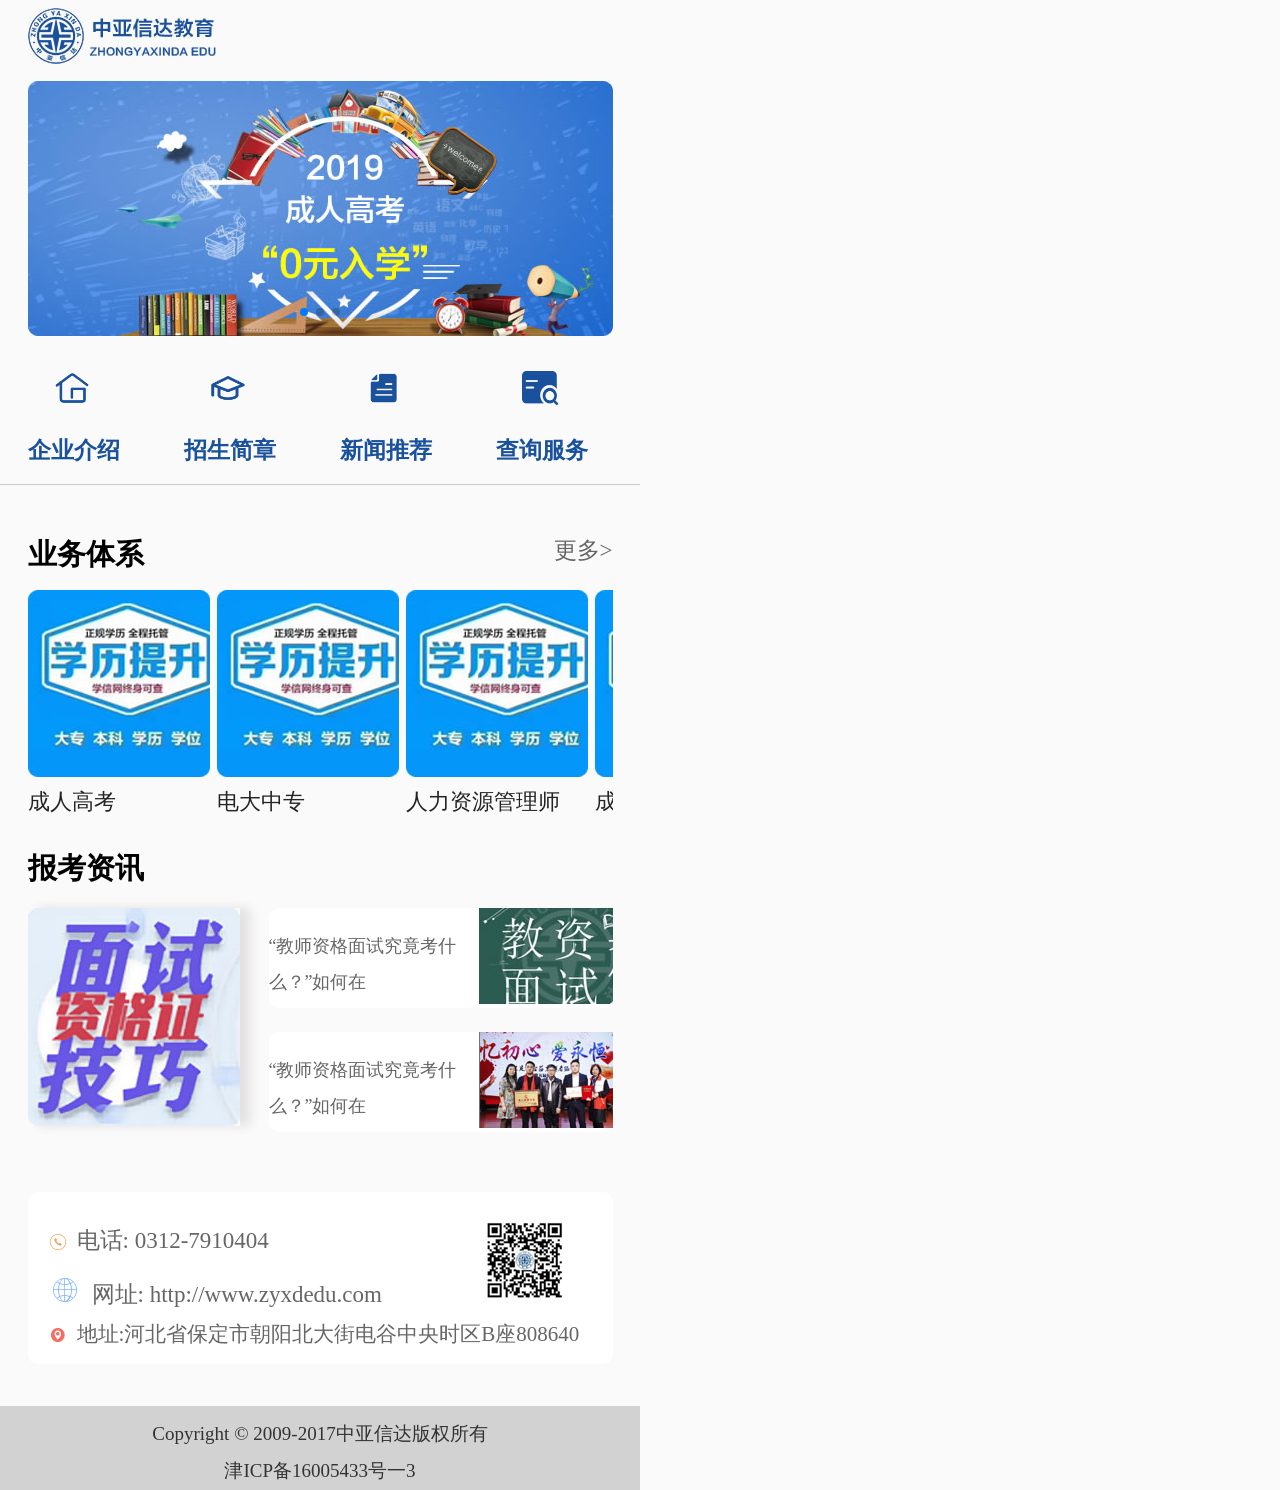
<file: zy/index.html>
<!DOCTYPE html>
<html lang="en">
    <head>
        <script src="dist/js/swiper.js"></script>
        <meta charset="utf-8">
        <title>中亚信达教育</title>
        <link rel="shortcut icon" href="img/favicon.ico" type="image/x-icon" />
        <link rel="stylesheet" href="css/common.css">
        <link rel="stylesheet" href="css/style.css">
        <link rel="stylesheet" href="dist/css/swiper.css">
        <link rel="stylesheet" href="font/demo.css">
        <link rel="stylesheet" href="font/iconfont.css">
         <meta id="viewport" name="viewport" content="width=device-width,minimum-scale=1,maximum-scale=1">
        
        <script>
        window.onload = window.onresize = function(){
            var view_width = document.getElementsByTagName('html')[0].getBoundingClientRect().width;

            var _html = document.getElementsByTagName('html')[0];
            view_width>640?_html.style.fontSize = 640 / 16 + 'px':_html.style.fontSize = view_width / 16 + 'px';
        }
    </script> 
    </head>
    <body>
        <!-- header -->
    	<header class="gWidth">
    		<h1><img src="img/logo.jpg" alt=""></h1>
    	</header>
        <!-- 轮播 -->
        <div class="gWidth">
           <div class="swiper-container">
          <div class="swiper-wrapper">
              <div class="swiper-slide"><img src="img/banner.jpg" alt="" ></div>
              <div class="swiper-slide"><img src="img/banner.jpg" alt=""></div>
          </div>
          <!--分页器 -->
          <div class="swiper-pagination"></div>     
      </div>
        </div> 
     
      <script>        
        var mySwiper = new Swiper ('.swiper-container', {
          autoplay:true,
          direction: 'horizontal', // 垂直切换选项
          loop: true, // 循环模式选项 
          //分页器
          pagination: {
            el: '.swiper-pagination',
          },    
          // 前进后退按钮
          navigation: {
            nextEl: '.swiper-button-next',
            prevEl: '.swiper-button-prev',
          }, 
          // 滚动条
          scrollbar: {
            el: '.swiper-scrollbar',
          },
           observer: true,//修改swiper自己或子元素时，自动初始化swiper
           observeParents: true//修改swiper的父元素时，自动初始化swiper
        })        
        </script>

        <!-- 轮播结束 -->
        <!-- content -->
        <div class="con">
            <div class="content gWidth">
                <ul>
                    <li>
                        <a href="qiyejieshao.html">
                            <img src="img/qyjs.png" alt="">
                        </a>
                        <a href="qiyejieshao.html">企业介绍</a>
                    </li>
                    <li>
                        <a href="zhaosheng.html">
                            <img src="img/zs.png" alt="">
                        </a>
                        <a href="zhaosheng.html">招生简章</a>
                    </li>
                    <li>
                        <a href="news.html">
                            <img src="img/xw.png" alt="">
                        </a>
                        <a href="news.html">新闻推荐</a>
                    </li>
                    <li>
                        <a href="qiyejieshao.html">
                            <img src="img/cx.png" alt="">
                        </a>
                        <a href="#">查询服务</a>
                    </li>
                </ul> 
            </div>
        </div>
        <!-- conf -->
        <div class="conf gWidth">
            <div class="conf_t">
                <span class="fl">业务体系</span>
                <a href="#" class="fr">更多&gt;</a>
            </div>
              <!-- 轮播 -->  
      <div class="swiper-container ss">
          <div class="swiper-wrapper">
              <div class="swiper-slide">
                   <li class="conf_b fl">
                    <a href="chengren.html"><img src="img/yw.jpg" alt=""></a>
                    <a href="chengren.html">成人高考</a>
                    </li>
              </div>
              <div class="swiper-slide">
                   <li class="conf_b fl">
                    <a href="chengren.html"><img src="img/yw.jpg" alt=""></a>
                    <a href="chengren.html">电大中专</a>
                    </li>
              </div>
              <div class="swiper-slide">
                   <li class="conf_b fl">
                    <a href="chengren.html"><img src="img/yw.jpg" alt=""></a>
                    <a href="chengren.html">人力资源管理师</a>
                    </li>
              </div>
              <div class="swiper-slide">
                   <li class="conf_b fl">
                    <a href="chengren.html"><img src="img/yw.jpg" alt=""></a>
                    <a href="chengren.html">成人高考</a>
                    </li>
              </div>
              <div class="swiper-slide">
                   <li class="conf_b fl">
                    <a href="chengren.html"><img src="img/yw.jpg" alt=""></a>
                    <a href="chengren.html">成人高考</a>
                    </li>
              </div>
          </div>
      </div>
      <script>        
        var mySwiper = new Swiper ('.ss', {
         slidesPerView : 3.2,
        spaceBetween : 20, 
          direction: 'horizontal', // 垂直切换选项
          //分页器
          pagination: {
            el: '.swiper-pagination',
          },    
          //前进后退按钮
          navigation: {
            nextEl: '.swiper-button-next',
            prevEl: '.swiper-button-prev',
          }, 
          //滚动条
          scrollbar: {
            el: '.swiper-scrollbar',
          },
           observer: true,//修改swiper自己或子元素时，自动初始化swiper
     observeParents: true//修改swiper的父元素时，自动初始化swiper
        })        
        </script>
        </div>
        <!-- cons -->
        <div class="cons gWidth">
            <div class="cons_t">
                <p>报考资讯</p>
            </div>
            <div class="cons_b">
                <div class="cons_b_l fl">
                    <img src='img/bk_img1.jpg' alt="">
                </div>
                <div class="cons_b_r fr">
                    <ul>
                        <li>
                            <a href="#">
                                <p>“教师资格面试究竟考什么？”如何在</p>
                                <img src="img/bk_img2.jpg" alt="">
                            </a>    
                        </li>
                        <li>
                            <a href="#">
                                <p>“教师资格面试究竟考什么？”如何在</p>
                                <img src="img/bk_img3.jpg" alt=""> 
                            </a>   
                        </li>
                    </ul>
                </div>
            </div>
        </div>
        <!-- footer -->
        <div class="footer gWidth">
            <div class="footer_t">
                <div class="footer_t_l fl">
                    <p><span class="iconfont icon-dianhua"></span>电话: 0312-7910404</p>
                    <p><span class="iconfont icon-wangzhi"></span>网址: http://www.zyxdedu.com</p>
                </div>
                <div class="footer_t_r fr">
                    <img src="img/ewm.jpg"  alt="">
                </div>   
            </div>
            <div class="footer_b">
                <span class="iconfont icon-dizhi01"></span><span>地址:河北省保定市朝阳北大街电谷中央时区B座808640</span>
            </div>
        </div>
        <footer>
            <p>Copyright © 2009-2017中亚信达版权所有</p>
            <p>津ICP备16005433号一3</p>
        </footer>
    </body>
</html>
</file>
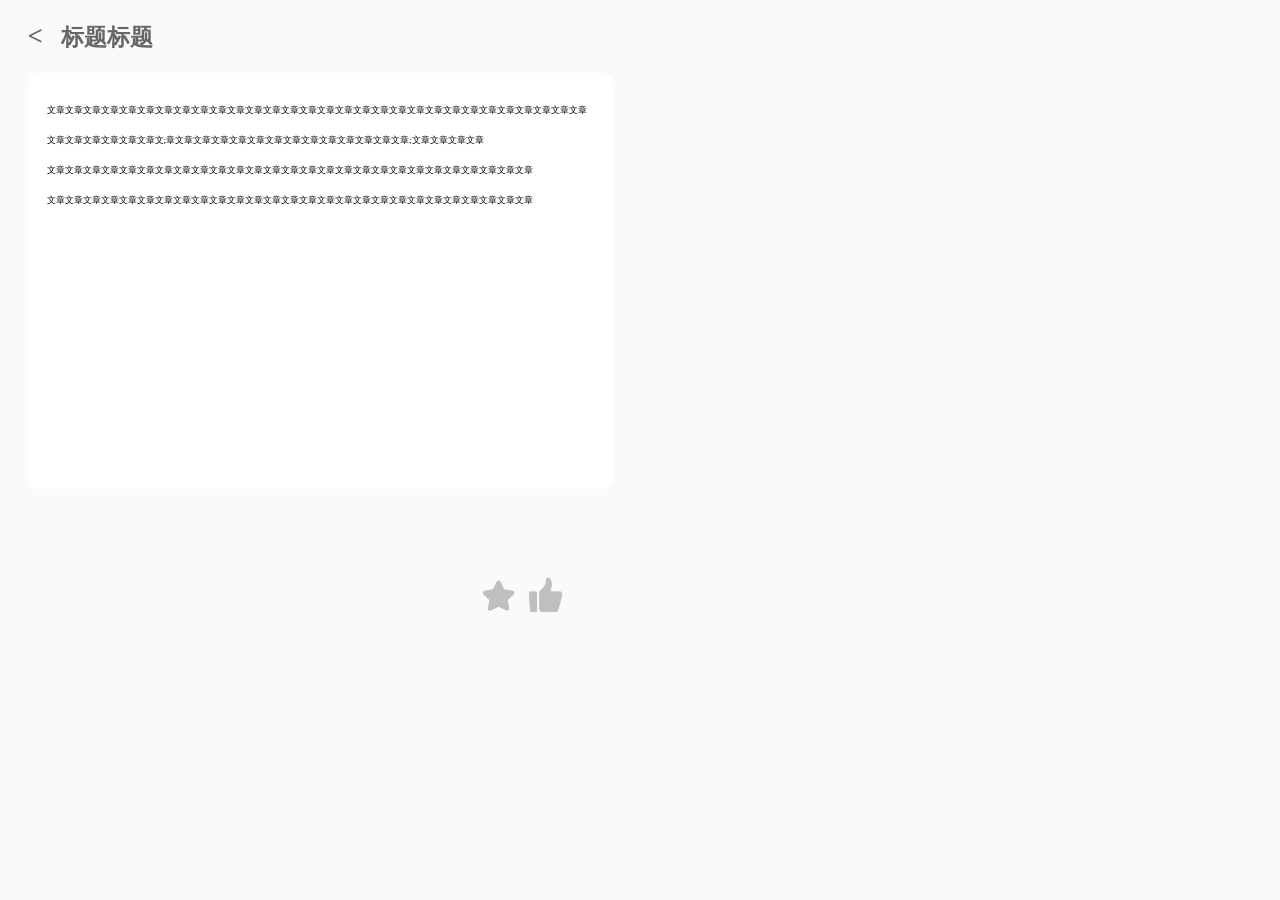
<file: zy/article.html>
<!DOCTYPE html>
<html lang="en">
    <head>
        <meta charset="utf-8">
        <title>文章页</title>
        <link rel="shortcut icon" href="img/favicon.ico" type="image/x-icon" />
        <link rel="stylesheet" href="css/article.css">
        <link rel="stylesheet" href="font_article/demo.css">
        <link rel="stylesheet" href="font_article/iconfont.css">
        <link rel="stylesheet" href="css/common2.css">
        <script src="js/jQuery1.8.3/jquery-1.8.3.js"></script>
        <script src="js/article.js"></script>
        
        <meta id="viewport" name="viewport" content="width=device-width,minimum-scale=1,maximum-scale=1">
        <script>
        window.onload = window.onresize = function(){
            var view_width = document.getElementsByTagName('html')[0].getBoundingClientRect().width;

            var _html = document.getElementsByTagName('html')[0];
            view_width>640?_html.style.fontSize = 640 / 16 + 'px':_html.style.fontSize = view_width / 16 + 'px';
        }
    </script>
    </head>
    <body>
    	<!-- head -->
    	<div class="head_in gWidth">
    		<a href="index.html"><</a>
    		<a href="index.html">标题标题</a>
    	</div>
    	<div class="art gWidth">
            <div class="art_in">
                <p>文章文章文章文章文章文章文章文章文章文章文章文章文章文章文章文章文章文章文章文章文章文章文章文章文章文章文章文章文章文章文章文章文章文章文章文章文;章文章文章文章文章文章文章文章文章文章文章文章文章文章;文章文章文章文章
                </p>
                <p>
                    文章文章文章文章文章文章文章文章文章文章文章文章文章文章文章文章文章文章文章文章文章文章文章文章文章文章文章
                </p>
                <p>
                文章文章文章文章文章文章文章文章文章文章文章文章文章文章文章文章文章文章文章文章文章文章文章文章文章文章文章
                </p>        
            </div>	
    	</div>
    	
    	<div class="foot" id="foot">
            <div class="foot_1">
               <span class="foot_s1"><img src="img/x2.png" alt=""></span>
                <span class="foot_s11"><img src="img/x1.png" alt=""></span> 
            </div>
            <div class="foot_3">
                 <span class="foot_s3"><img src="img/dz2.png" alt=""></span>
                 <span class="foot_s33"><img src="img/dz1.png" alt=""></span>
                 <span class="mix">+1</span>
            </div>
    	</div>
    </body>
</file>
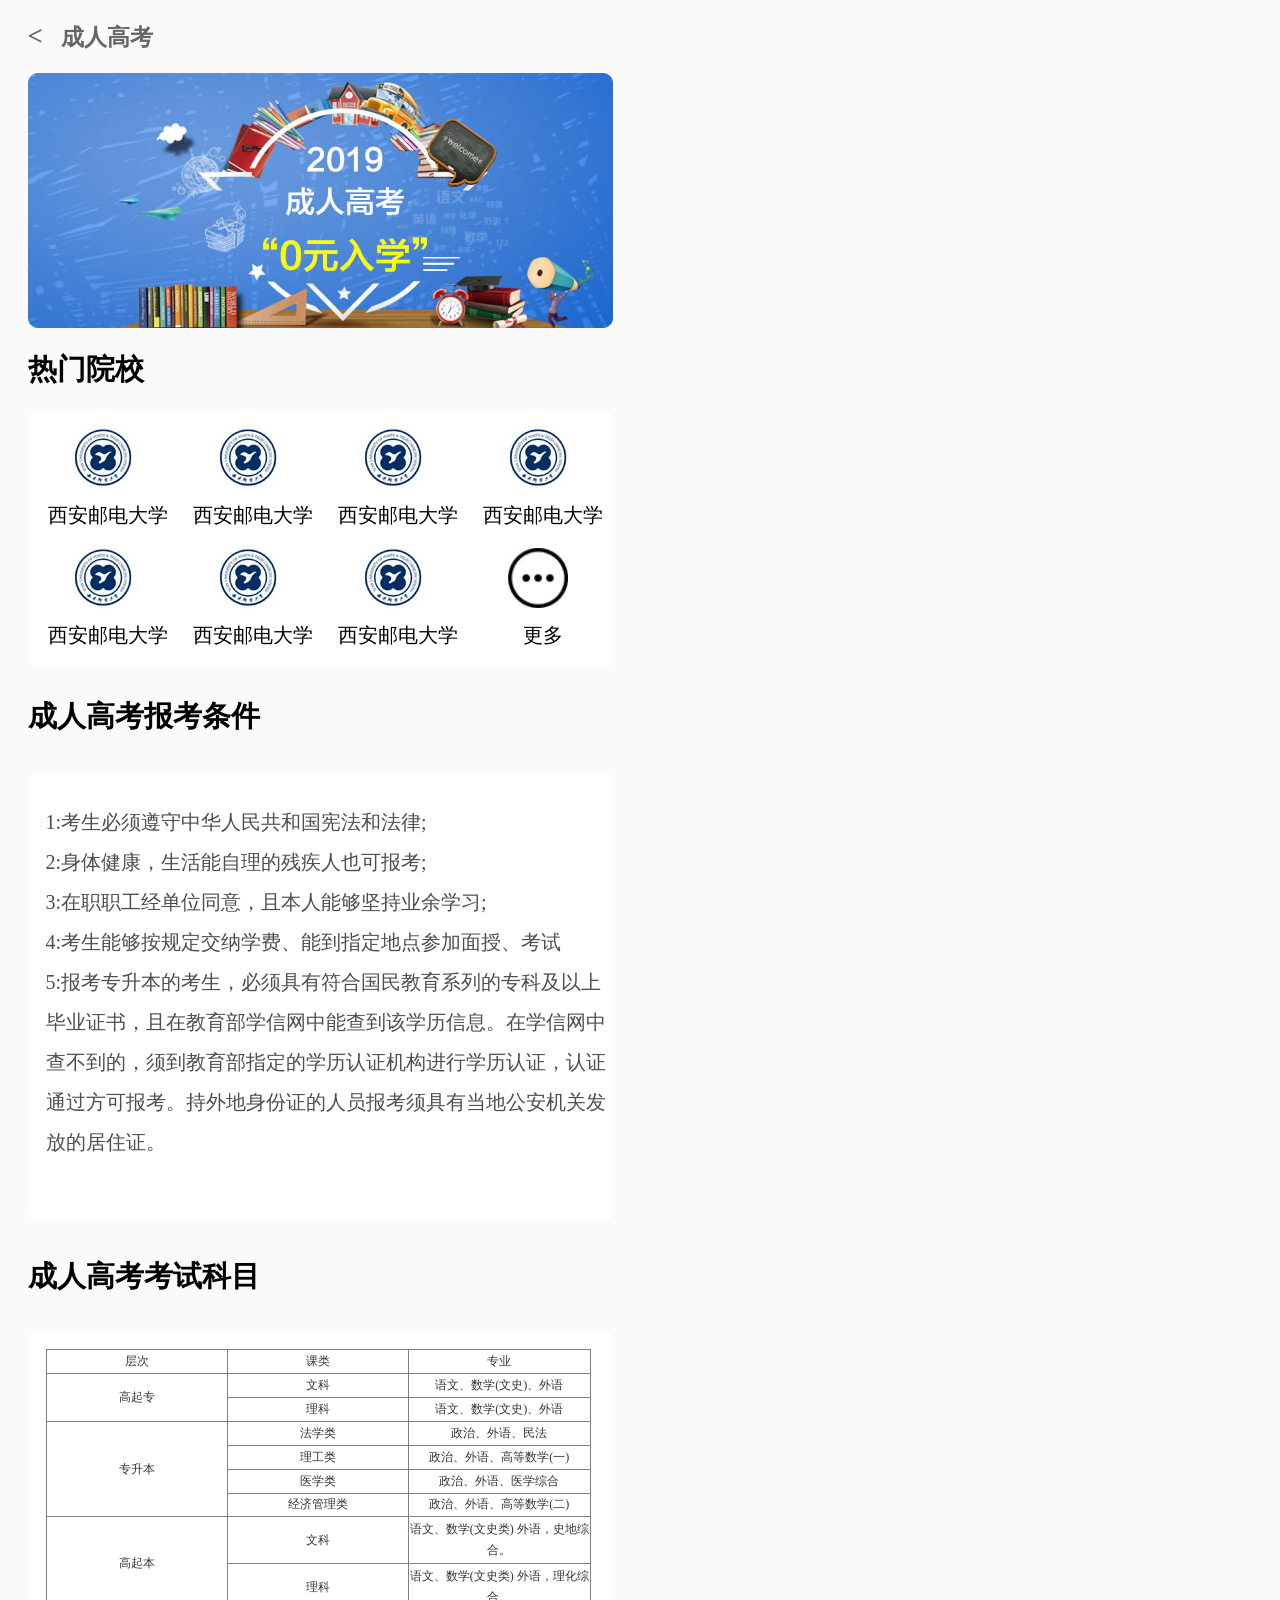
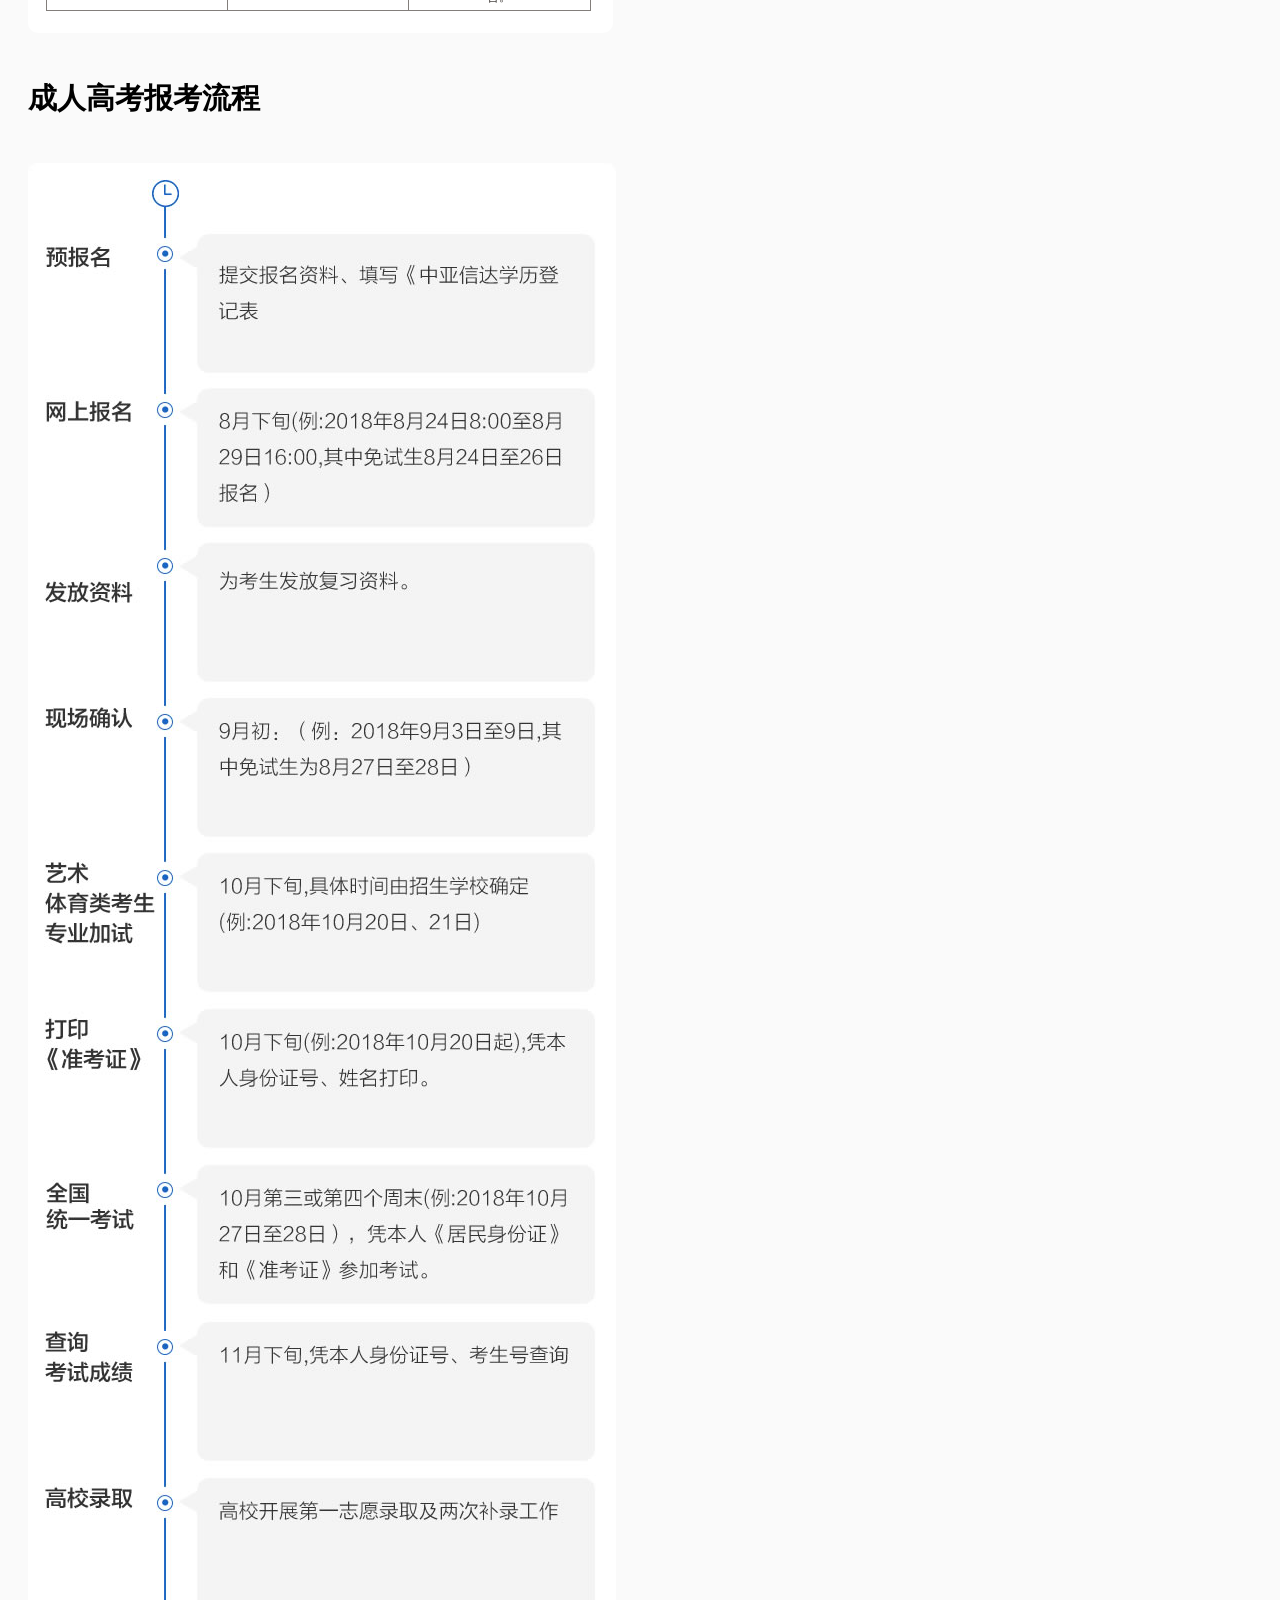
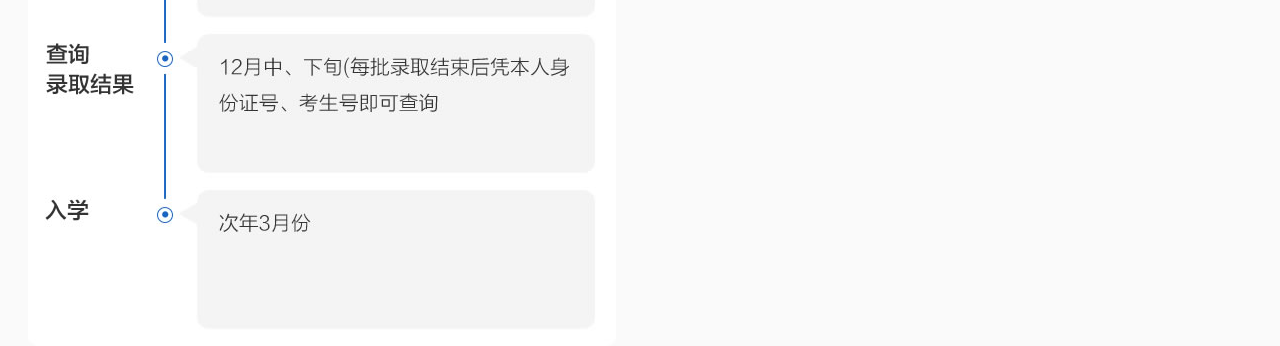
<file: zy/chengren.html>
<!DOCTYPE html>
<html lang="en">
    <head>
        <meta charset="utf-8">
        <title>成人高考</title>
        <link rel="shortcut icon" href="img/favicon.ico" type="image/x-icon" />
        <link rel="stylesheet" href="css/chengren.css">
        <link rel="stylesheet" href="css/common.css">
        <meta id="viewport" name="viewport" content="width=device-width,minimum-scale=1,maximum-scale=1">
        <script>
        window.onload = window.onresize = function(){
            var view_width = document.getElementsByTagName('html')[0].getBoundingClientRect().width;

            var _html = document.getElementsByTagName('html')[0];
            view_width>640?_html.style.fontSize = 640 / 16 + 'px':_html.style.fontSize = view_width / 16 + 'px';
        }
    </script>
    </head>
    <body>
    <!-- head -->
    <div class="head_in gWidth">
    	<a href="index.html"><</a>
    	<a href="index.html">成人高考</a>
    </div>
    <!-- banner1 -->
    <div class="banner1 gWidth">
    	<img src="img/banner.jpg"  alt="">
    </div>
	<!-- remen -->
	<div class="remen gWidth">
		<div class="remen_t">
			热门院校
		</div>
		<div class="remen_b gWidth">
			<ul>
				<li>
					<img src="img/chengren_rm.jpg" alt="">
					<span>西安邮电大学</span>
				</li>
				<li>
					<img src="img/chengren_rm.jpg" alt="">
					<span>西安邮电大学</span>
				</li>
				<li>
					<img src="img/chengren_rm.jpg" alt="">
					<span>西安邮电大学</span>
				</li>
				<li>
					<img src="img/chengren_rm.jpg" alt="">
					<span>西安邮电大学</span>
				</li>
			</ul>
			<ul>
				<li>
					<img src="img/chengren_rm.jpg" alt="">
					<span>西安邮电大学</span>
				</li>
				<li>
					<img src="img/chengren_rm.jpg" alt="">
					<span>西安邮电大学</span>
				</li>
				<li>
					<img src="img/chengren_rm.jpg" alt="">
					<span>西安邮电大学</span>
				</li>
				<li>
					<img src="img/chengren_gd.jpg" alt="">
					<span>更多</span>
				</li>
			</ul>
		</div>
	</div>
	<!-- content-->
	<div class="content gWidth">
		<h2>成人高考报考条件</h2>
		<dl>
			<dd>1:考生必须遵守中华人民共和国宪法和法律;</dd>
			<dd>2:身体健康，生活能自理的残疾人也可报考;</dd>
			<dd>3:在职职工经单位同意，且本人能够坚持业余学习;</dd>
			<dd>4:考生能够按规定交纳学费、能到指定地点参加面授、考试</dd>
			<dd><span>5:</span><div>报考专升本的考生，必须具有符合国民教育系列的专科及以上毕业证书，且在教育部学信网中能查到该学历信息。在学信网中查不到的，须到教育部指定的学历认证机构进行学历认证，认证通过方可报考。持外地身份证的人员报考须具有当地公安机关发放的居住证。</div></dd>
		</dl>
	</div>
	<div class="content2 gWidth">
		<h2>成人高考考试科目</h2>
		<div class="con2_b">
			<div class="con2_b_in">
				<table>
  <tr>
    <td>层次</td>
    <td>课类</td>
    <td>专业</td>
  </tr>
  <tr>
    <td rowspan="2">高起专</td>
    <td>文科</td>
    <td>语文、数学(文史)、外语</td>
  </tr>
  <tr>
    <td>理科</td>
    <td>语文、数学(文史)、外语</td>
  </tr>
  <tr>
    <td rowspan="4">专升本</td>
    <td>法学类</td>
    <td>政治、外语、民法
	</td>
  </tr>
  <tr>
    <td>理工类</td>
    <td>政治、外语、高等数学(一)
</td>
  </tr>
  <tr>
    <td>医学类</td>
    <td>政治、外语、医学综合</td>
  </tr>
  <tr>
    <td>经济管理类</td>
    <td>政治、外语、高等数学(二)
    </td>
  </tr>
  <tr>
    <td rowspan="2">高起本</td>
    <td>文科</td>
    <td>语文、数学(文史类)
外语，史地综合。</td>
  </tr>
  <tr>
    <td>理科</td>
    <td>语文、数学(文史类)
外语，理化综合。</td>
  </tr>
</table>
			</div>
		</div>	
	</div>
	<!-- content1 -->
	<div class="content1 gWidth">
		<h2>成人高考报考流程</h2>
		<img src="img/chengren_lc.jpg"  alt="">
	</div>
    </body>
</html>
</file>
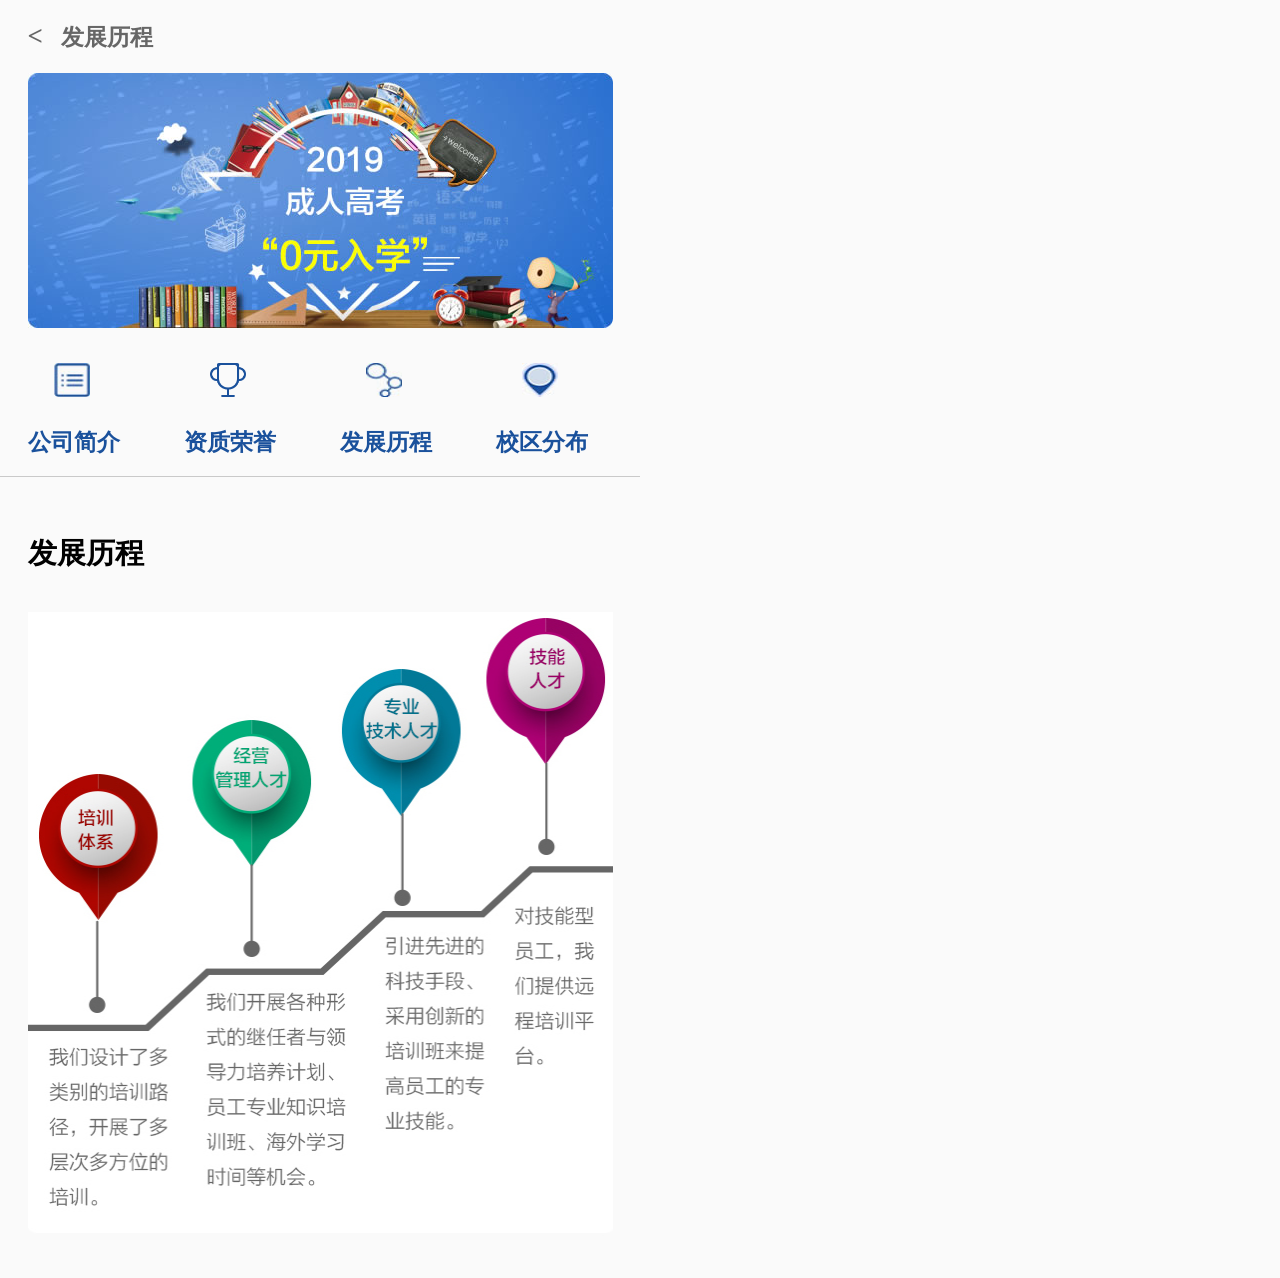
<file: zy/fazhanlicheng.html>
<!DOCTYPE html>
<html lang="en">
    <head>
        <meta charset="utf-8">
        <title>发展历程</title>
        <link rel="shortcut icon" href="img/favicon.ico" type="image/x-icon" />
        <link rel="stylesheet" href="css/fazhanlicheng.css">
        <link rel="stylesheet" href="css/common2.css">
        <meta id="viewport" name="viewport" content="width=device-width,minimum-scale=1,maximum-scale=1">
        <script>
        window.onload = window.onresize = function(){
            var view_width = document.getElementsByTagName('html')[0].getBoundingClientRect().width;

            var _html = document.getElementsByTagName('html')[0];
            view_width>640?_html.style.fontSize = 640 / 16 + 'px':_html.style.fontSize = view_width / 16 + 'px';
        }
    </script>
    </head>
    <body>
    	<!-- head -->
    	<div class="head_in gWidth">
    		<a href="index.html"><</a>
    		<a href="index.html">发展历程</a>
    	</div>
    	<!-- banner1 -->
    	<div class="banner1 gWidth">
    		<img src="img/banner.jpg"  alt="">
    	</div>
    	<!-- content -->
         <div class="con">
            <div class="content gWidth">
                <ul>
                    <li>
                        <a href="qiyejieshao.html">
                            <img src="img/gsjj.jpg" alt="">
                        </a>
                        <a href="qiyejieshao.html">公司简介</a>
                    </li>
                    <li>
                        <a href="honour.html">
                            <img src="img/zz.png" alt="">
                        </a>
                        <a href="honour.html">资质荣誉</a>
                    </li>
                    <li>
                        <a href="fazhanlicheng.html">
                            <img src="img/qyjs_fz.jpg" alt="">
                        </a>
                        <a href="fazhanlicheng.html">发展历程</a>
                    </li>
                    <li>
                        <a href="xiaoqufenbu.html">
                            <img src="img/qyjs_fb.jpg" alt="">
                        </a>
                        <a href="xiaoqufenbu.html">校区分布</a>
                    </li>
                </ul> 
            </div>
        </div>
        <div class="fo gWidth">
            <div class="fo_t">
                <h2>发展历程</h2>
            </div>
        	<img src="img/fazhan.jpg" alt="">
        </div>
    </body>
</html>
</file>
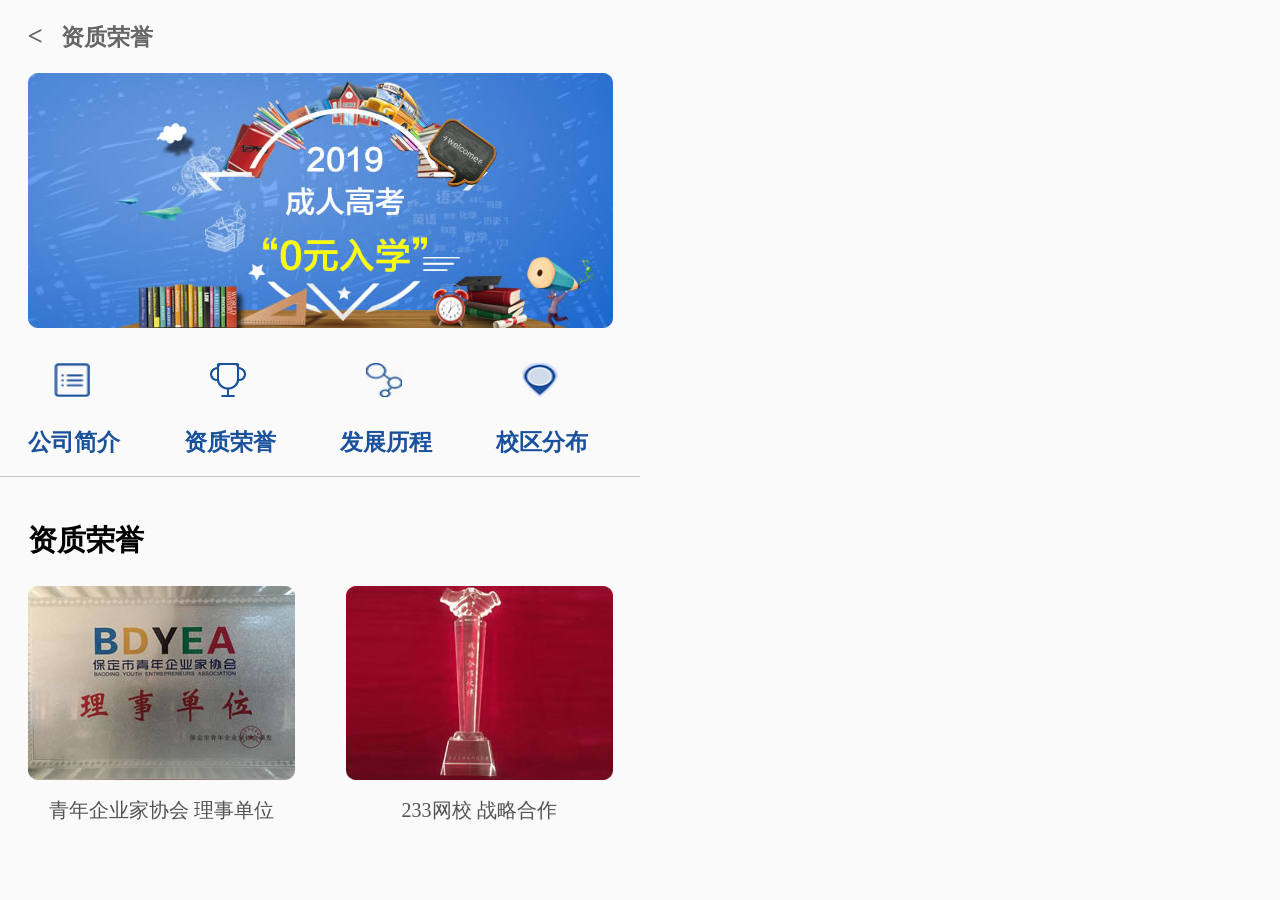
<file: zy/honour.html>
<!DOCTYPE html>
<html lang="en">
    <head>
        <meta charset="utf-8">
        <title>资质荣誉</title>
        <link rel="shortcut icon" href="img/favicon.ico" type="image/x-icon" />
        <link rel="stylesheet" href="css/honour.css">
        <link rel="stylesheet" href="css/common2.css">
        <meta id="viewport" name="viewport" content="width=device-width,minimum-scale=1,maximum-scale=1">
        <script>
        window.onload = window.onresize = function(){
            var view_width = document.getElementsByTagName('html')[0].getBoundingClientRect().width;

            var _html = document.getElementsByTagName('html')[0];
            view_width>640?_html.style.fontSize = 640 / 16 + 'px':_html.style.fontSize = view_width / 16 + 'px';
        }
    </script>
    </head>
    <body>
    	<!-- head -->
    	<div class="head_in gWidth">
    		<a href="index.html"><</a>
    		<a href="index.html">资质荣誉</a>
    	</div>
    	<!-- banner1 -->
    	<div class="banner1 gWidth">
    		<img src="img/banner.jpg"  alt="">
    	</div>
    	<!-- content -->
       <div class="con">
            <div class="content gWidth">
                <ul>
                    <li>
                        <a href="qiyejieshao.html">
                            <img src="img/gsjj.jpg" alt="">
                        </a>
                        <a href="qiyejieshao.html">公司简介</a>
                    </li>
                    <li>
                        <a href="honour.html">
                            <img src="img/zz.png" alt="">
                        </a>
                        <a href="honour.html">资质荣誉</a>
                    </li>
                    <li>
                        <a href="fazhanlicheng.html">
                            <img src="img/qyjs_fz.jpg" alt="">
                        </a>
                        <a href="fazhanlicheng.html">发展历程</a>
                    </li>
                    <li>
                        <a href="xiaoqufenbu.html">
                            <img src="img/qyjs_fb.jpg" alt="">
                        </a>
                        <a href="xiaoqufenbu.html">校区分布</a>
                    </li>
                </ul> 
            </div>
        </div>
        <!-- honour -->
        <div class="honour gWidth">	
        <div class="honour_t">
        	<h2>资质荣誉</h2>
        </div>
        <ul class="honour_b gWidth">
        	<li class="fl">
        		<img src="img/honour_img1.jpg"  alt="">
        		<p>青年企业家协会 理事单位</p>
        	</li>
        	<li class="fr">
        		<img src="img/honour_img2.jpg"  alt="">
        		<p>233网校 战略合作</p>
        	</li>
        </ul>
        </div>
    </body>
</file>
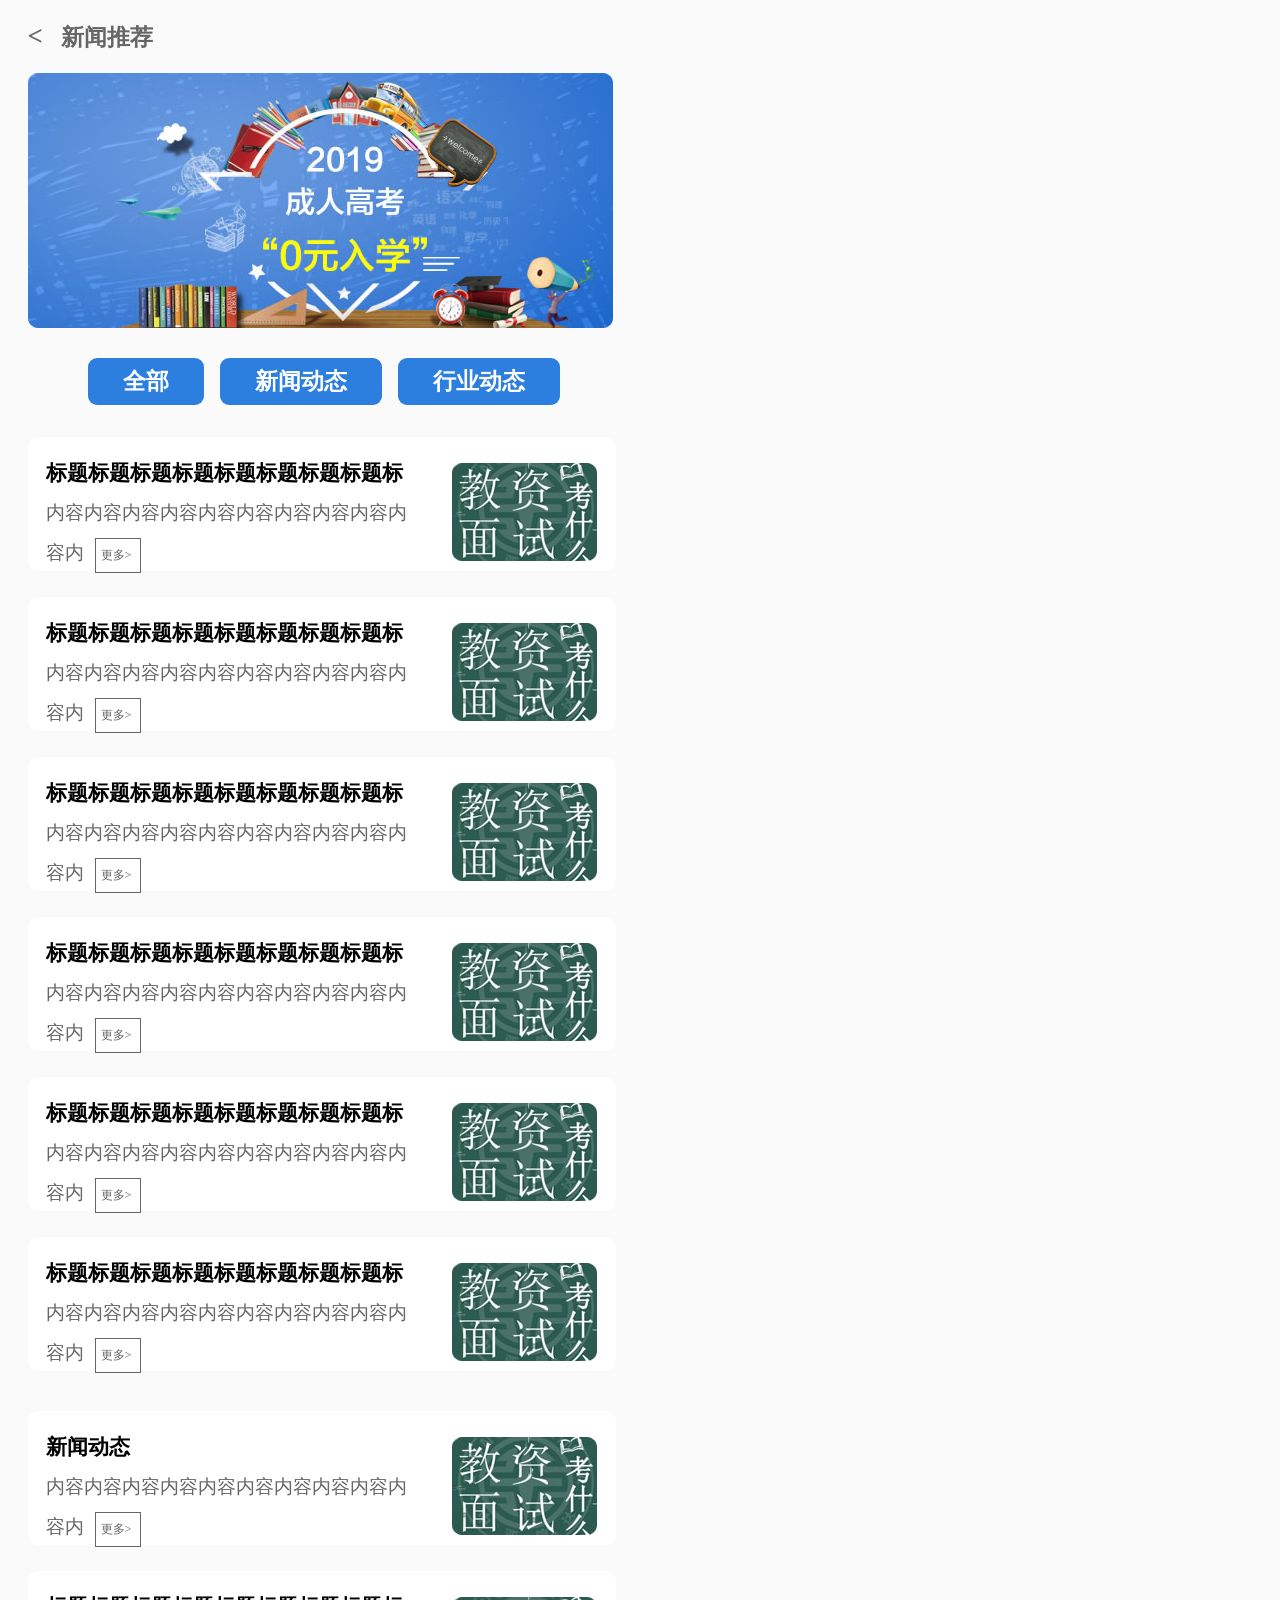
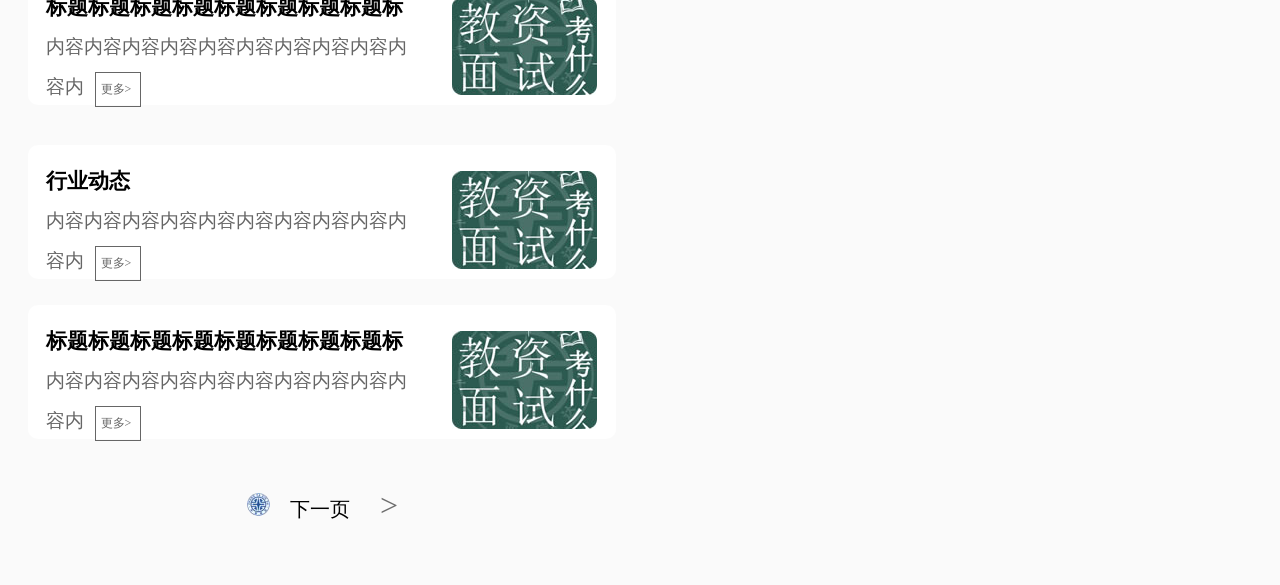
<file: zy/news.html>
<!DOCTYPE html>
<html lang="zh-cmn-Hans">
     <head>
        <meta charset="utf-8">
        <title>新闻资讯</title>
        <link rel="shortcut icon" href="img/favicon.ico" type="image/x-icon" />
        <link rel="stylesheet" href="css/news.css">
        <link rel="stylesheet" href="css/common.css">
        <meta id="viewport" name="viewport" content="width=device-width,minimum-scale=1,maximum-scale=1">
        <script src="js/jQuery1.8.3/jquery-1.8.3.js"></script>
    	<script src="js/jq.js"></script>
        <script>
        window.onload = window.onresize = function(){
            var view_width = document.getElementsByTagName('html')[0].getBoundingClientRect().width;

            var _html = document.getElementsByTagName('html')[0];
            view_width>640?_html.style.fontSize = 640 / 16 + 'px':_html.style.fontSize = view_width / 16 + 'px';
        }
    </script>
    </head>
    <body>
    <!-- head -->
    	<div class="head_in gWidth">
    		<a href="zhaosheng.html"><</a>
    		<a href="zhaosheng.html">新闻推荐</a>
    	</div>
    	<!-- banner1 -->
    	<div class="banner1 gWidth">
    		<img src="img/banner.jpg"  alt="">
    	</div>
    	<!-- content -->
    	<div class="content gWidth">
    		<ul class="top">
    			<li>全部</li>
    			<li>新闻动态</li>
    			<li>行业动态</li>
    		</ul>
    		<ol class="btm">
    			<li>
    				<dl>
    					<dd>
    						<div class="dd_l fl">
    							<h2>标题标题标题标题标题标题标题标题标</h2>
    							<p>内容内容内容内容内容内容内容内容内容内容内<a href="#">更多&gt;</a></p>
    						</div>
    						<div class="dd_r fr">
    							<img src="img/news_img1.jpg"  alt="">
    						</div>
    					</dd>
    					<dd>
    						<div class="dd_l fl">
    							<h2>标题标题标题标题标题标题标题标题标</h2>
    							<p>内容内容内容内容内容内容内容内容内容内容内<a href="#">更多&gt;</a></p>
    						</div>
    						<div class="dd_r fr">
    							<img src="img/news_img1.jpg"  alt="">
    						</div>
    					</dd>
    					<dd>
    						<div class="dd_l fl">
    							<h2>标题标题标题标题标题标题标题标题标</h2>
    							<p>内容内容内容内容内容内容内容内容内容内容内<a href="#">更多&gt;</a></p>
    						</div>
    						<div class="dd_r fr">
    							<img src="img/news_img1.jpg"  alt="">
    						</div>
    					</dd>
    					<dd>
    						<div class="dd_l fl">
    							<h2>标题标题标题标题标题标题标题标题标</h2>
    							<p>内容内容内容内容内容内容内容内容内容内容内<a href="#">更多&gt;</a></p>
    						</div>
    						<div class="dd_r fr">
    							<img src="img/news_img1.jpg"  alt="">
    						</div>
    					</dd>
    					<dd>
    						<div class="dd_l fl">
    							<h2>标题标题标题标题标题标题标题标题标</h2>
    							<p>内容内容内容内容内容内容内容内容内容内容内<a href="#">更多&gt;</a></p>
    						</div>
    						<div class="dd_r fr">
    							<img src="img/news_img1.jpg"  alt="">
    						</div>
    					</dd>
    					<dd>
    						<div class="dd_l fl">
    							<h2>标题标题标题标题标题标题标题标题标</h2>
    							<p>内容内容内容内容内容内容内容内容内容内容内<a href="#">更多&gt;</a></p>
    						</div>
    						<div class="dd_r fr">
    							<img src="img/news_img1.jpg"  alt="">
    						</div>
    					</dd>
    				</dl>
    			</li>
    			<!-- 新闻动态 -->
    			<li>
    				<dl>
    					<dd>
    						<div class="dd_l fl">
    							<h2>新闻动态</h2>
    							<p>内容内容内容内容内容内容内容内容内容内容内<a href="#">更多&gt;</a></p>
    						</div>
    						<div class="dd_r fr">
    							<img src="img/news_img1.jpg"  alt="">
    						</div>
    					</dd>
    					<dd>
    						<div class="dd_l fl">
    							<h2>标题标题标题标题标题标题标题标题标</h2>
    							<p>内容内容内容内容内容内容内容内容内容内容内<a href="#">更多&gt;</a></p>
    						</div>
    						<div class="dd_r fr">
    							<img src="img/news_img1.jpg"  alt="">
    						</div>
    					</dd>    				
    				</dl>
    			</li>
    			<!-- 新闻动态结束 -->
    			<!-- 行业动态 -->
    			<li>
    				<dl>
    					<dd>
    						<div class="dd_l fl">
    							<h2>行业动态</h2>
    							<p>内容内容内容内容内容内容内容内容内容内容内<a href="#">更多&gt;</a></p>
    						</div>
    						<div class="dd_r fr">
    							<img src="img/news_img1.jpg"  alt="">
    						</div>
    					</dd>
    					<dd>
    						<div class="dd_l fl">
    							<h2>标题标题标题标题标题标题标题标题标</h2>
    							<p>内容内容内容内容内容内容内容内容内容内容内<a href="#">更多&gt;</a></p>
    						</div>
    						<div class="dd_r fr">
    							<img src="img/news_img1.jpg"  alt="">
    						</div>
    					</dd>    				
    				</dl>
    			</li>
    			<!-- 行业动态结束 -->
    		</ol>
    	</div>
    	<!-- footer -->
    	<div class="footer">
    		<p><span class="page"></span><span class="page1">下一页</span><a href="#">&gt;</a></p>

            <!-- 第二页备用 -->
    		<!-- <p><a href="#" class="footer_a">&lt;</a><span class="page"></span><span class="page1">第二页</span><a href="#">&gt;</a></p> -->
    	</div>
    	
    </body>
</html>
</file>
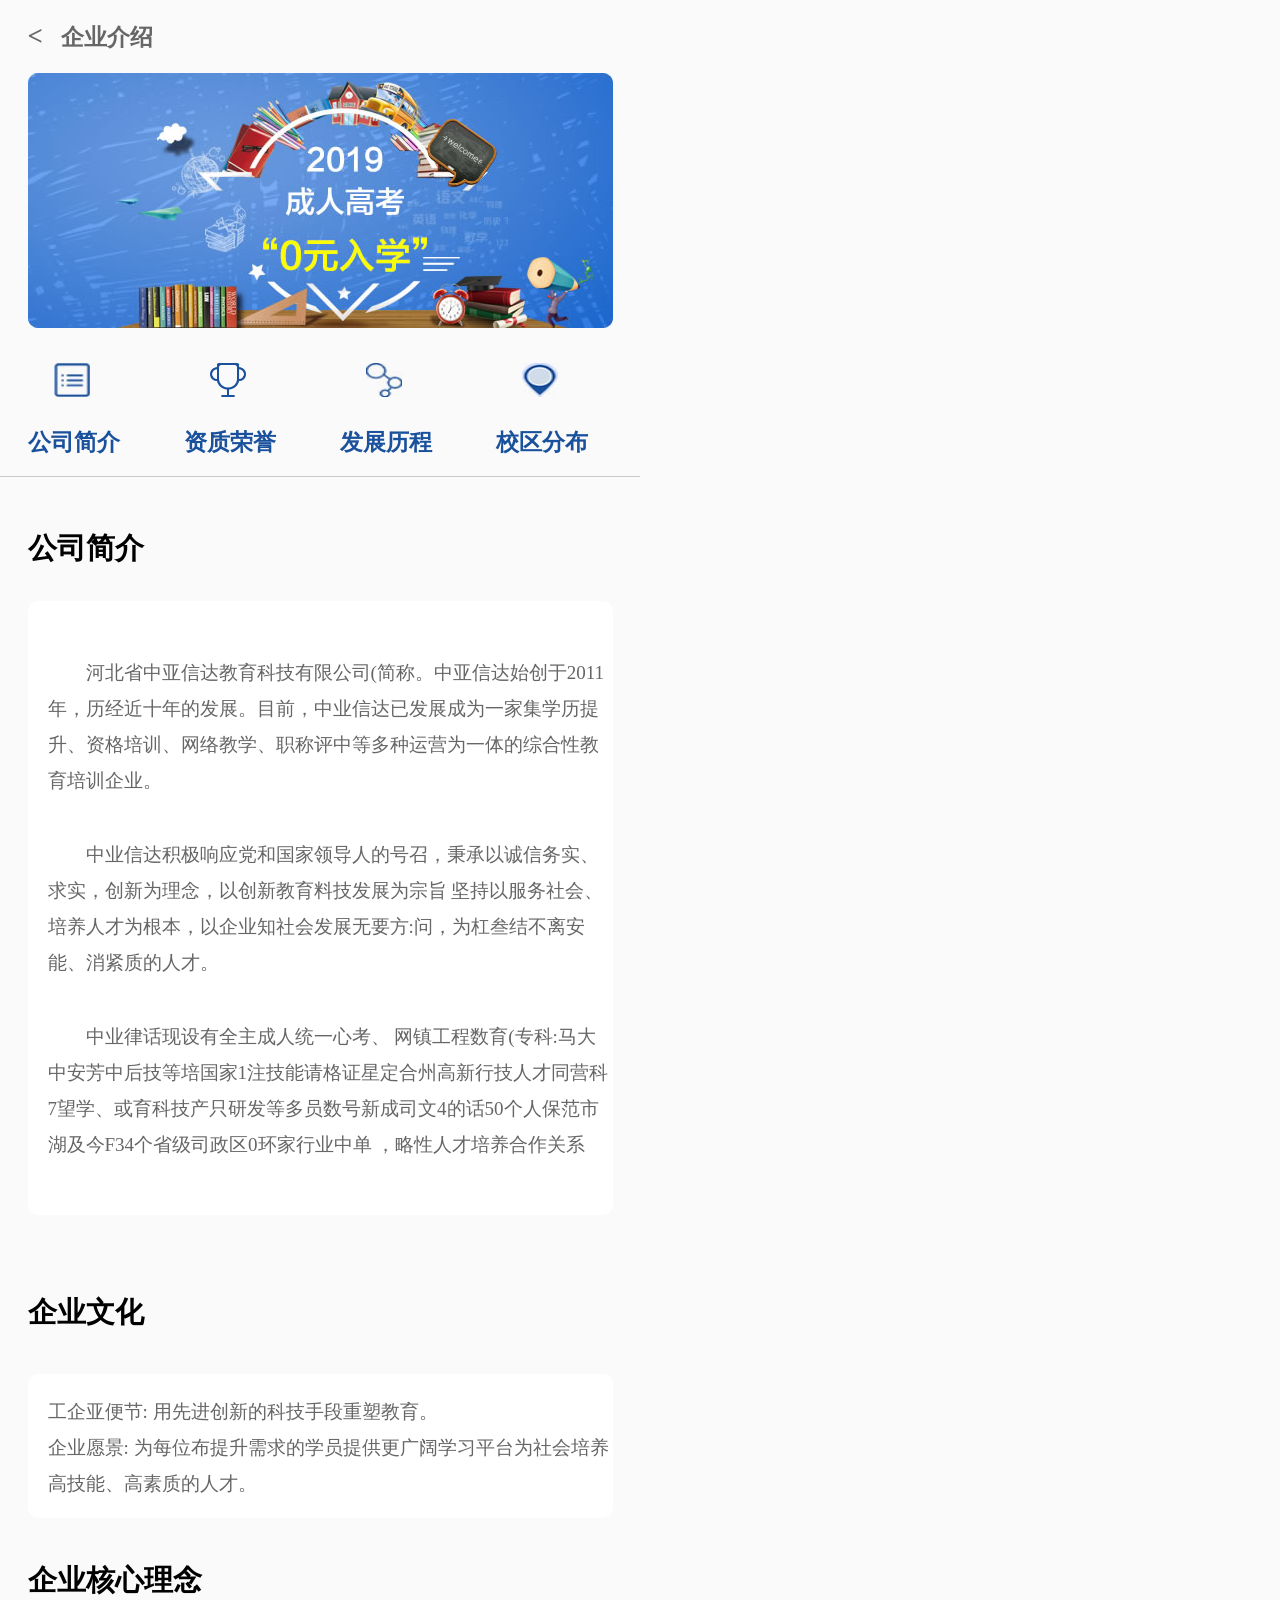
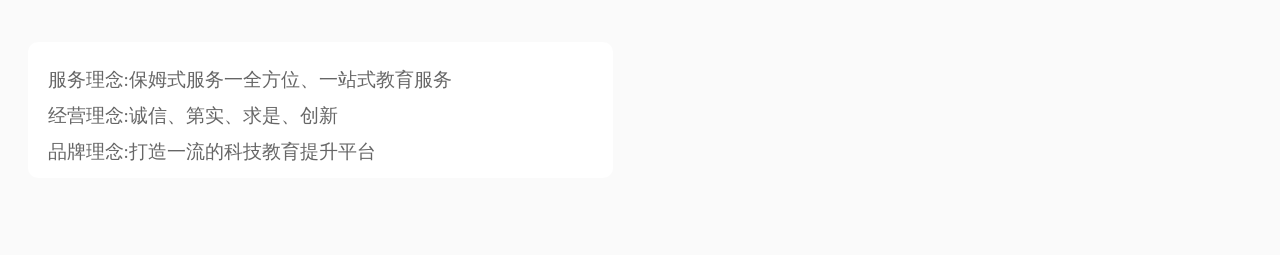
<file: zy/qiyejieshao.html>
<!DOCTYPE html>
<html lang="en">
    <head>
        <meta charset="utf-8">
        <title>企业介绍</title>
        <link rel="shortcut icon" href="img/favicon.ico" type="image/x-icon" />
        <link rel="shortcut icon" href="img/favicon.ico" type="image/x-icon" />
        <link rel="stylesheet" href="css/qiyejieshao.css">
        <link rel="stylesheet" href="css/common2.css">
        <meta id="viewport" name="viewport" content="width=device-width,minimum-scale=1,maximum-scale=1">
        <script>
        window.onload = window.onresize = function(){
            var view_width = document.getElementsByTagName('html')[0].getBoundingClientRect().width;

            var _html = document.getElementsByTagName('html')[0];
            view_width>640?_html.style.fontSize = 640 / 16 + 'px':_html.style.fontSize = view_width / 16 + 'px';
        }
    </script>
    </head>
    <body>
    	<!-- head -->
    	<div class="head_in gWidth">
    		<a href="index.html"><</a>
    		<a href="index.html">企业介绍</a>
    	</div>
    	<!-- banner1 -->
    	<div class="banner1 gWidth">
    		<img src="img/banner.jpg"  alt="">
    	</div>
    	<!-- content -->
        <div class="con">
            <div class="content gWidth">
                <ul>
                    <li>
                        <a href="qiyejieshao.html">
                            <img src="img/gsjj.jpg" alt="">
                        </a>
                        <a href="qiyejieshao.html">公司简介</a>
                    </li>
                    <li>
                        <a href="honour.html">
                            <img src="img/zz.png" alt="">
                        </a>
                        <a href="honour.html">资质荣誉</a>
                    </li>
                    <li>
                        <a href="fazhanlicheng.html">
                            <img src="img/qyjs_fz.jpg" alt="">
                        </a>
                        <a href="fazhanlicheng.html">发展历程</a>
                    </li>
                    <li>
                        <a href="xiaoqufenbu.html">
                            <img src="img/qyjs_fb.jpg" alt="">
                        </a>
                        <a href="xiaoqufenbu.html">校区分布</a>
                    </li>
                </ul> 
            </div>
        </div>
        <!-- content1 -->
        <div class="content1 gWidth con1">
        	<h2>公司简介</h2>
            <div class="con1_b">
                <p>河北省中亚信达教育科技有限公司(简称。中亚信达始创于2011年，历经近十年的发展。目前，中业信达已发展成为一家集学历提升、资格培训、网络教学、职称评中等多种运营为一体的综合性教育培训企业。</p>
            <p>中业信达积极响应党和国家领导人的号召，秉承以诚信务实、求实，创新为理念，以创新教育料技发展为宗旨
坚持以服务社会、培养人才为根本，以企业知社会发展无要方:问，为杠叁结不离安能、消紧质的人才。</p>
            <p>中业律话现设有全主成人统一心考、 网镇工程数育(专科:马大中安芳中后技等培国家1注技能请格证星定合州高新行技人才同营科7望学、或育科技产只研发等多员数号新成司文4的话50个人保范市湖及今F34个省级司政区0环家行业中单
，略性人才培养合作关系</p>
            </div>
        	
        </div>
        <!-- content2 -->
        <div class="content1 gWidth con2">
        	<h2>企业文化</h2>
            <div class="con2_b">
               <p>工企亚便节: 用先进创新的科技手段重塑教育。</p>
                <p>企业愿景: 为每位布提升需求的学员提供更广阔学习平台为社会培养高技能、高素质的人才。</p> 
            </div>	
        </div>
         <!-- content3 -->
        <div class="content1 gWidth con3">
        	<h2>企业核心理念</h2>
            <div class="con3_b">
                <p>服务理念:保姆式服务一全方位、一站式教育服务</p>
                <p>经营理念:诚信、第实、求是、创新</p>
                <p>品牌理念:打造一流的科技教育提升平台</p>
            </div>
        </div>
    </body>
</html>
</file>
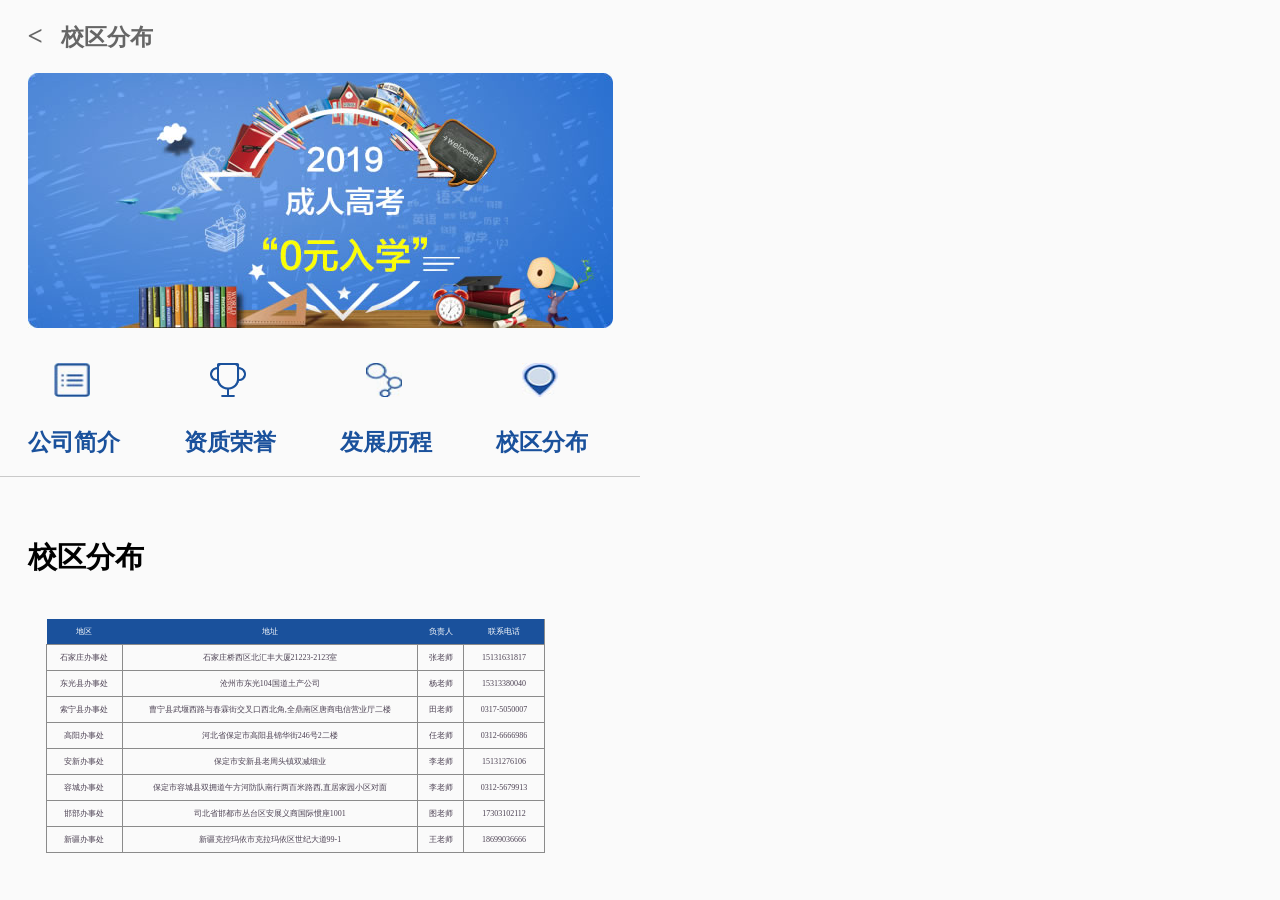
<file: zy/xiaoqufenbu.html>
<!DOCTYPE html>
<html lang="en">
    <head>
        <meta charset="utf-8">
        <title>校区分布</title>
        <link rel="shortcut icon" href="img/favicon.ico" type="image/x-icon" />
        <link rel="stylesheet" href="css/xiaoqufenbu.css">
        <link rel="stylesheet" href="css/common2.css">
        <meta id="viewport" name="viewport" content="width=device-width,minimum-scale=1,maximum-scale=1">
        <script>
        window.onload = window.onresize = function(){
            var view_width = document.getElementsByTagName('html')[0].getBoundingClientRect().width;

            var _html = document.getElementsByTagName('html')[0];
            view_width>640?_html.style.fontSize = 640 / 16 + 'px':_html.style.fontSize = view_width / 16 + 'px';
        }
    </script>
    </head>
    <body>
    	<!-- head -->
    	<div class="head_in gWidth">
    		<a href="index.html"><</a>
    		<a href="index.html">校区分布</a>
    	</div>
    	<!-- banner1 -->
    	<div class="banner1 gWidth">
    		<img src="img/banner.jpg"  alt="">
    	</div>
    	<!-- content -->
         <div class="con">
            <div class="content gWidth">
                <ul>
                    <li>
                        <a href="qiyejieshao.html">
                            <img src="img/gsjj.jpg" alt="">
                        </a>
                        <a href="qiyejieshao.html">公司简介</a>
                    </li>
                    <li>
                        <a href="honour.html">
                            <img src="img/zz.png" alt="">
                        </a>
                        <a href="honour.html">资质荣誉</a>
                    </li>
                    <li>
                        <a href="fazhanlicheng.html">
                            <img src="img/qyjs_fz.jpg" alt="">
                        </a>
                        <a href="fazhanlicheng.html">发展历程</a>
                    </li>
                    <li>
                        <a href="xiaoqufenbu.html">
                            <img src="img/qyjs_fb.jpg" alt="">
                        </a>
                        <a href="xiaoqufenbu.html">校区分布</a>
                    </li>
                </ul> 
            </div>
        </div>
        <!-- 校区分布 -->
        <div class="con_xq">
        	<h2 class="con_xq_t gWidth">校区分布</h2>
        	<div class="con_xq_b">
        		<table>
        			<tr>
        				<td class="td1">地区</td>
        				<td>地址</td>
        				<td>负责人</td>
        				<td class="td2">联系电话</td>
        			</tr>
        			<tr>


        				<td>石家庄办事处</td>
        				<td>石家庄桥西区北汇丰大厦21223-2123室 </td>
        				<td>张老师</td>
        				<td>15131631817</td>
        			</tr>
        			<tr>
        				<td>东光县办事处</td>
        				<td>沧州市东光104国道土产公司</td>
        				<td>杨老师</td>
        				<td>15313380040</td>
        			</tr>
        			<tr>
        				<td>索宁县办事处</td>
        				<td>曹宁县武堰西路与春霖街交叉口西北角,全鼎南区唐商电信营业厅二楼</td>
        				<td>田老师</td>
        				<td>0317-5050007</td>
        			</tr>
        			<tr>
        				<td>高阳办事处</td>
        				<td>河北省保定市高阳县锦华街246号2二楼</td>
        				<td>任老师</td>
        				<td>0312-6666986</td>
        			</tr>
        			<tr>
        				<td>安新办事处</td>
        				<td>保定市安新县老周头镇双减细业</td>
        				<td>李老师</td>
        				<td>15131276106</td>
        			</tr>
        			<tr>
        				<td>容城办事处</td>
        				<td>保定市容城县双拥道午方河防队南行两百米路西,直居家园小区对面</td>
        				<td>李老师</td>
        				<td>0312-5679913</td>
        			</tr>
        			<tr>
        				<td>邯部办事处</td>
        				<td>司北省邯都市丛台区安展义商国际惯座1001</td>
        				<td>图老师</td>
        				<td>17303102112</td>
        			</tr>  
        			<tr>
        				<td>新疆办事处</td>
        				<td>新疆克控玛依市克拉玛依区世纪大道99-1</td>
        				<td>王老师</td>
        				<td>18699036666</td>
        			</tr>
        		</table>
        	</div>
        </div>
    </body>
</html>
</file>
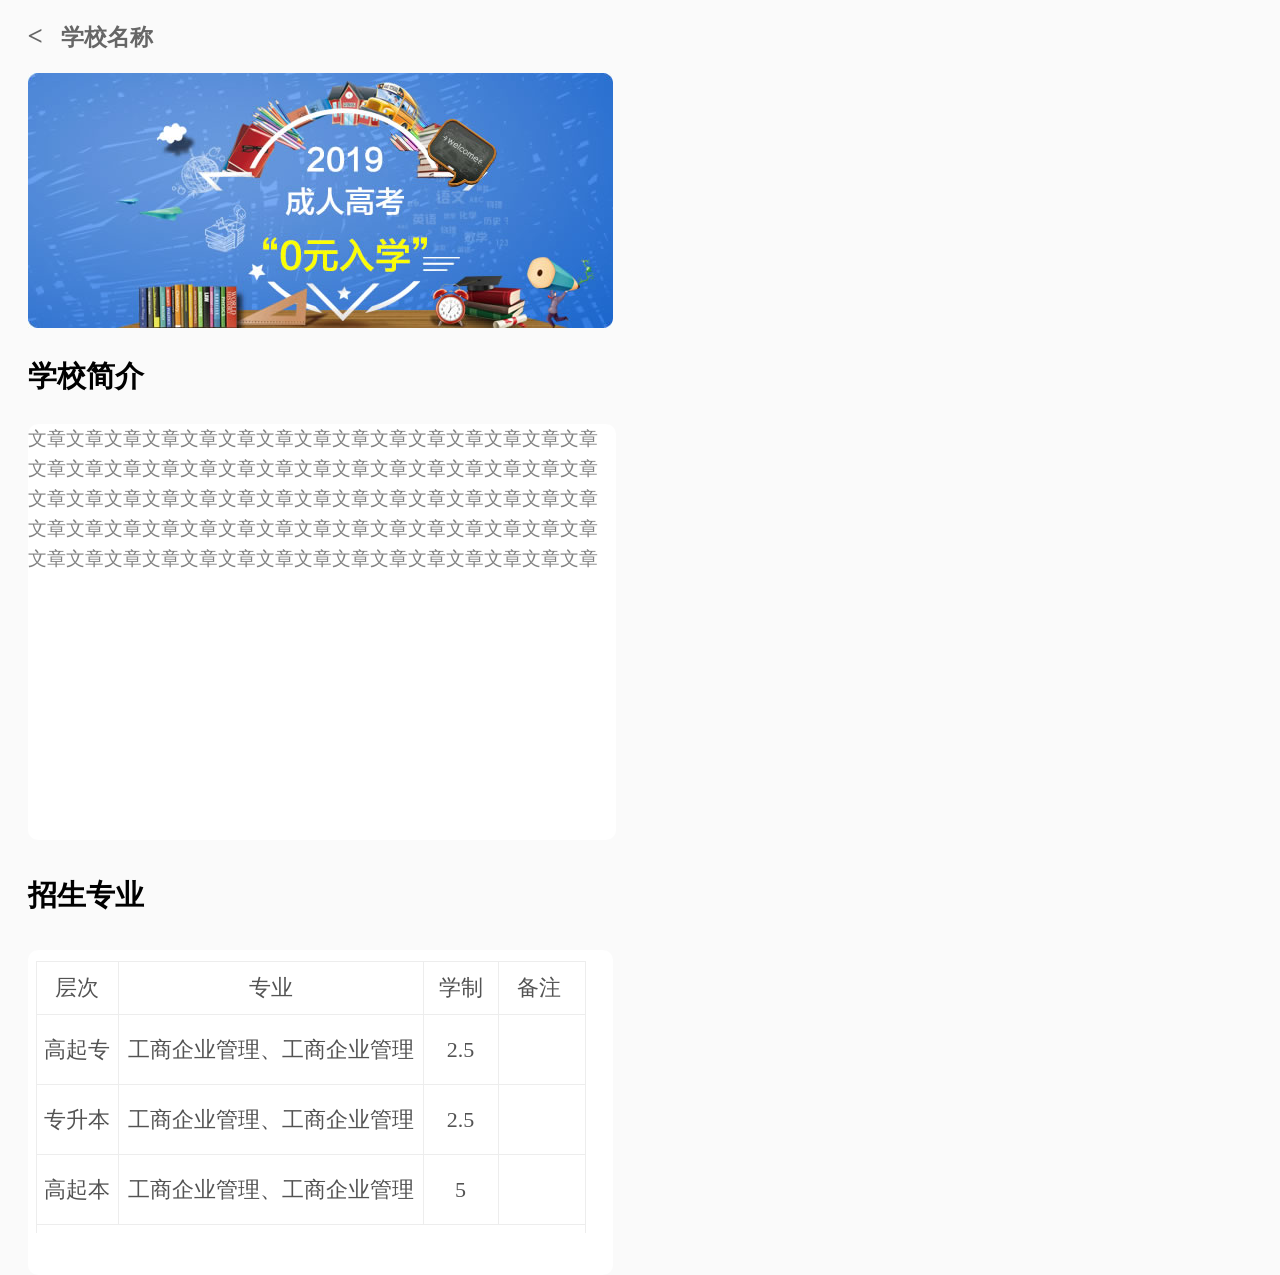
<file: zy/xuexiaojj.html>
<!DOCTYPE html>
<html lang="en">
    <head>
        <meta charset="utf-8">
        <title>学校简介</title>
        <link rel="shortcut icon" href="img/favicon.ico" type="image/x-icon" />
        <link rel="stylesheet" href="css/xuexiaojj.css">
        <link rel="stylesheet" href="css/common2.css">
        <meta id="viewport" name="viewport" content="width=device-width,minimum-scale=1,maximum-scale=1">
        <script>
        window.onload = window.onresize = function(){
            var view_width = document.getElementsByTagName('html')[0].getBoundingClientRect().width;

            var _html = document.getElementsByTagName('html')[0];
            view_width>640?_html.style.fontSize = 640 / 16 + 'px':_html.style.fontSize = view_width / 16 + 'px';
        }
    </script>
    </head>
    <body>
    	<!-- head -->
    	<div class="head_in gWidth">
    		<a href="zhaosheng.html"><</a>
    		<a href="zhaosheng.html">学校名称</a>
    	</div>
    	<!-- banner1 -->
    	<div class="banner1 gWidth">
    		<img src="img/banner.jpg"  alt="">
    	</div>
    	<div class="xue gWidth">
    		<div class="xue_t">
    			<h2>学校简介</h2>
    		</div>
    		<div class="xue_b">
    			<p>文章文章文章文章文章文章文章文章文章文章文章文章文章文章文章文章文章文章文章文章文章文章文章文章文章文章文章文章文章文章文章文章文章文章文章文章文章文章文章文章文章文章文章文章文章文章文章文章文章文章文章文章文章文章文章文章文章文章文章文章文章文章文章文章文章文章文章文章文章文章文章文章文章文章文章</p>
    		</div>
    	</div>
    	<div class="zhao gWidth">
    		<div class="zhao_t">
    			<h2>招生专业</h2>
    		</div>
    		<div class="zhao_b">
    			<div class="zhao_b_in">
    				<div>
    					<span>层次</span>
    					<span>专业</span>
    					<span>学制</span>
    					<span>备注</span>
    				</div>
    				<div>
    					<span>高起专</span>
    					<span>工商企业管理、工商企业管理</span>
    					<span>2.5</span>
    					<span></span>
    				</div>
    				<div>
    					<span>专升本</span>
    					<span>工商企业管理、工商企业管理</span>
    					<span>2.5</span>
    					<span></span>
    				</div>
    				<div>
    					<span>高起本</span>
    					<span>工商企业管理、工商企业管理</span>
    					<span>5</span>
    					<span></span>
    				</div>
    			</div>
    		</div>
    	</div>
    </body>
</file>
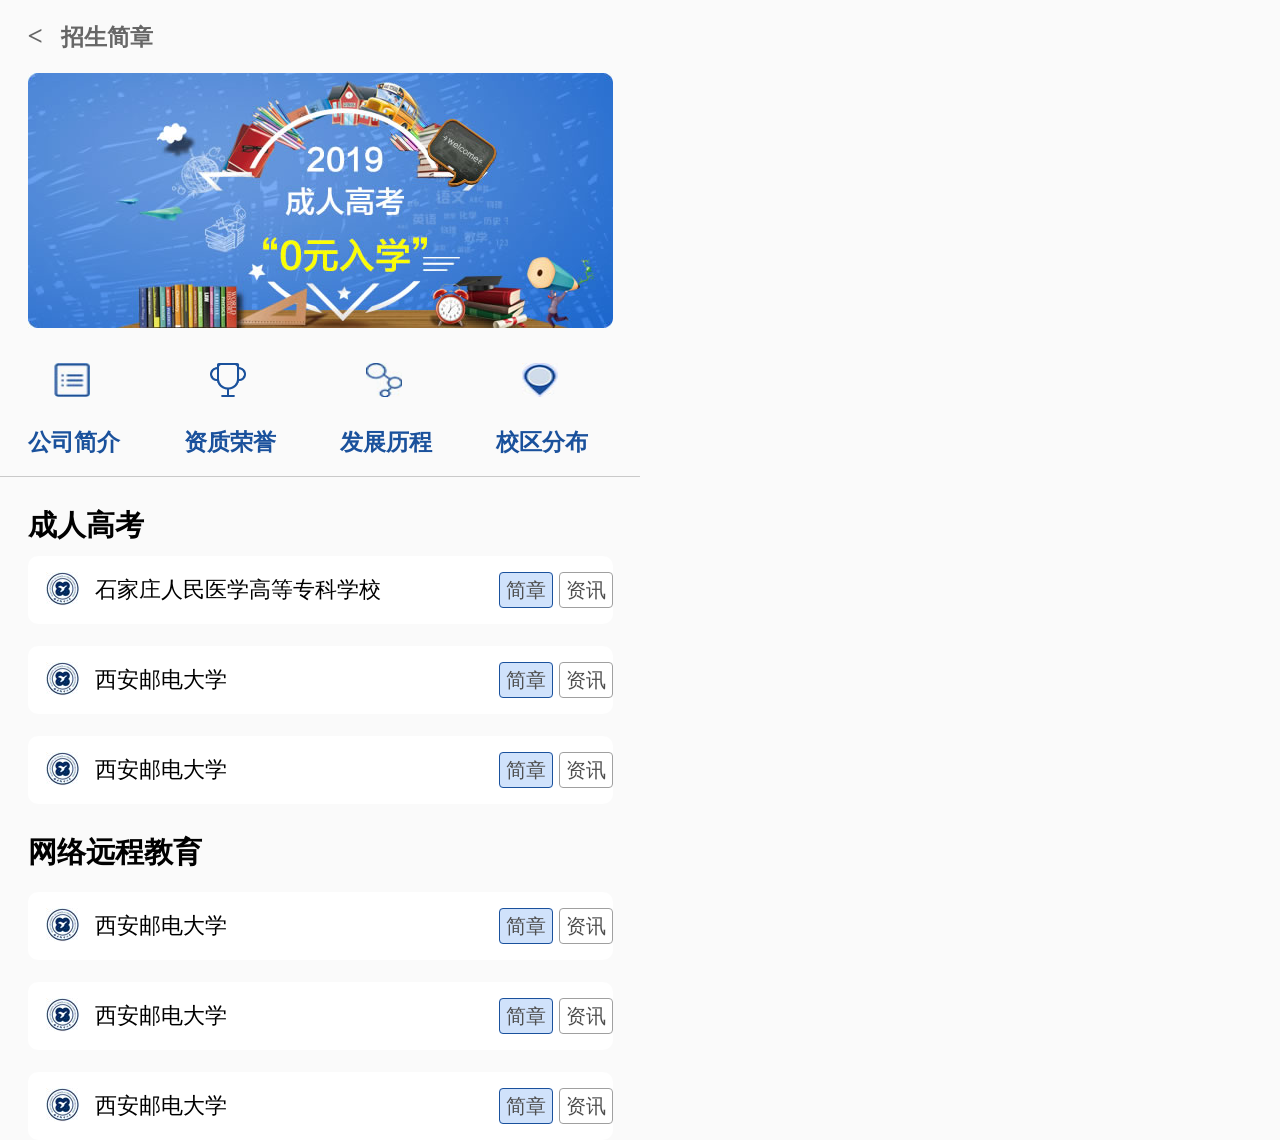
<file: zy/zhaosheng.html>
<!DOCTYPE html>
<html lang="en">
    <head>
        <meta charset="utf-8">
        <title>招生简章</title>
        <link rel="shortcut icon" href="img/favicon.ico" type="image/x-icon" />
        <link rel="stylesheet" href="css/zhaosheng.css">
        <link rel="stylesheet" href="css/common2.css">
        <meta id="viewport" name="viewport" content="width=device-width,minimum-scale=1,maximum-scale=1">
        <script>
        window.onload = window.onresize = function(){
            var view_width = document.getElementsByTagName('html')[0].getBoundingClientRect().width;

            var _html = document.getElementsByTagName('html')[0];
            view_width>640?_html.style.fontSize = 640 / 16 + 'px':_html.style.fontSize = view_width / 16 + 'px';
        }
    </script>
    </head>
    <body>
    	<!-- head -->
    	<div class="head_in gWidth">
    		<a href="index.html"><</a>
    		<a href="index.html">招生简章</a>
    	</div>
    	<!-- banner1 -->
    	<div class="banner1 gWidth">
    		<img src="img/banner.jpg"  alt="">
    	</div>
    	<!-- content -->
        <div class="con">
            <div class="content gWidth">
                <ul>
                    <li>
                        <a href="qiyejieshao.html">
                            <img src="img/gsjj.jpg" alt="">
                        </a>
                        <a href="qiyejieshao.html">公司简介</a>
                    </li>
                    <li>
                        <a href="honour.html">
                            <img src="img/zz.png" alt="">
                        </a>
                        <a href="honour.html">资质荣誉</a>
                    </li>
                    <li>
                        <a href="fazhanlicheng.html">
                            <img src="img/qyjs_fz.jpg" alt="">
                        </a>
                        <a href="fazhanlicheng.html">发展历程</a>
                    </li>
                    <li>
                        <a href="xiaoqufenbu.html">
                            <img src="img/qyjs_fb.jpg" alt="">
                        </a>
                        <a href="xiaoqufenbu.html">校区分布</a>
                    </li>
                </ul> 
            </div>
        </div>
        <!-- 成人高考 -->
        <div class="edc gWidth edu_f">
        	<div class="edc_t">
        		<h2>成人高考</h2>
        	</div>
        	<ul class="edc_b">
        		<li>
        			<div class="edc_b_l fl">
        				<span>石家庄人民医学高等专科学校</span>
        			</div>
        			<div class="edc_b_r fr">
        				<a href="xuexiaojj.html">简章</a>
        				<a href="article.html">资讯</a>
        			</div>
        		</li>
        		<li>
        			<div class="edc_b_l fl">
        				<span>西安邮电大学</span>
        			</div>
        			<div class="edc_b_r fr">
        				<a href="xuexiaojj.html">简章</a>
        				<a href="article.html">资讯</a>
        			</div>
        		</li>
        		<li>
        			<div class="edc_b_l fl">
        				<span>西安邮电大学</span>
        			</div>
        			<div class="edc_b_r fr">
        				<a href="xuexiaojj.html">简章</a>
        				<a href="article.html">资讯</a>
        			</div>
        		</li>
        	</ul>
        </div>
		<!-- 网络远程教育 -->
        <div class="edc gWidth">
        	<div class="edc_t">
        		<h2>网络远程教育</h2>
        	</div>
        	<ul class="edc_b">
        		<li>
        			<div class="edc_b_l fl">
        				<span>西安邮电大学</span>
        			</div>
        			<div class="edc_b_r fr">
        				<a href="xuexiaojj.html">简章</a>
        				<a href="article.html">资讯</a>
        			</div>
        		</li>
        		<li>
        			<div class="edc_b_l fl">
        				<span>西安邮电大学</span>
        			</div>
        			<div class="edc_b_r fr">
        				<a href="xuexiaojj.html">简章</a>
        				<a href="article.html">资讯</a>
        			</div>
        		</li>
        		<li>
        			<div class="edc_b_l fl">
        				<span>西安邮电大学</span>
        			</div>
        			<div class="edc_b_r fr">
        				<a href="xuexiaojj.html">简章</a>
        				<a href="article.html">资讯</a>
        			</div>
        		</li>
        	</ul>
        </div>

    </body>
</file>
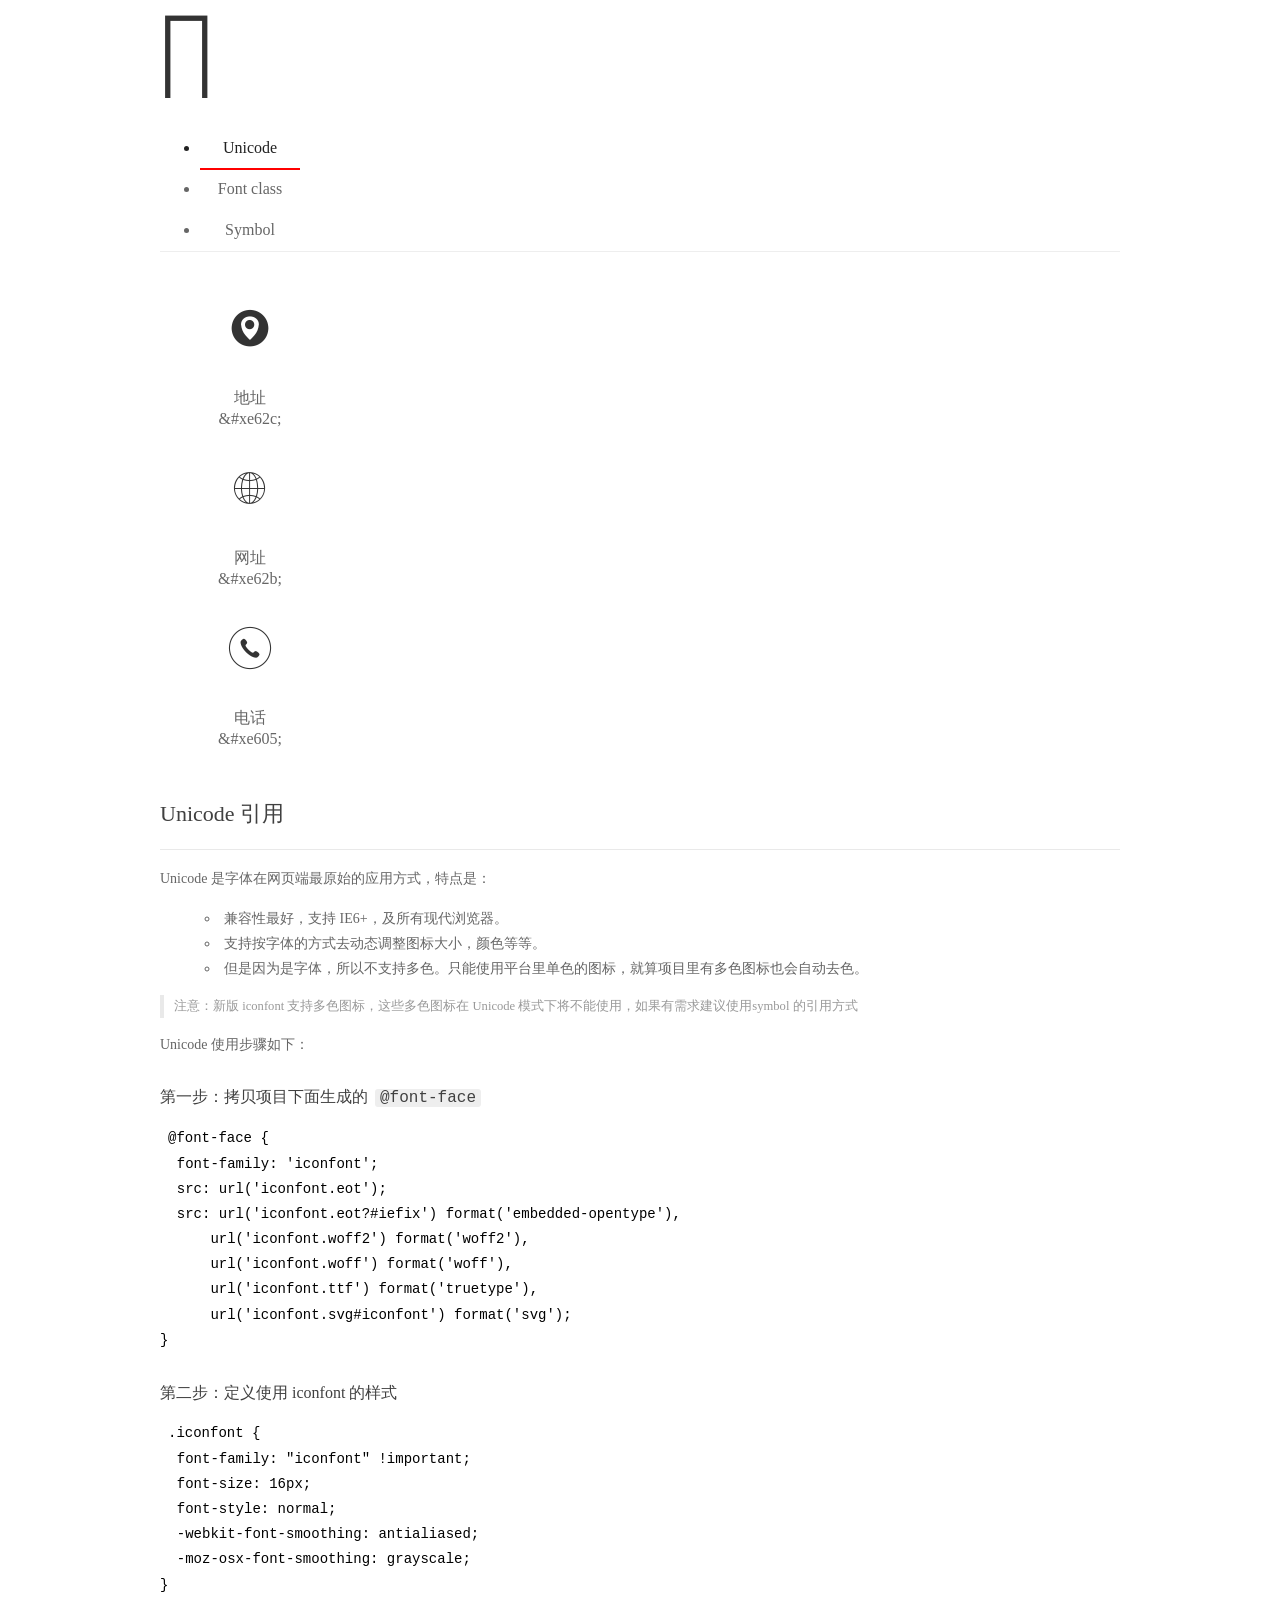
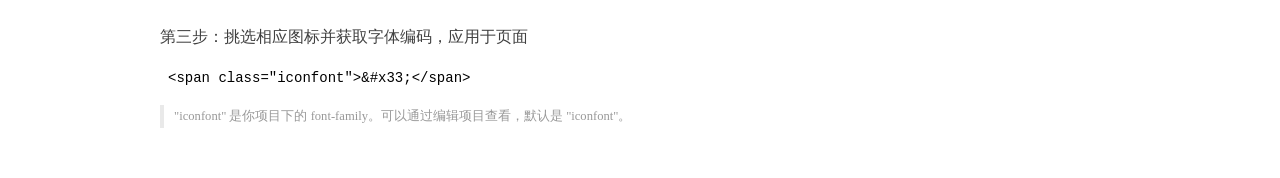
<file: zy/font/demo_index.html>
<!DOCTYPE html>
<html>
<head>
  <meta charset="utf-8"/>
  <title>IconFont Demo</title>
  <link rel="shortcut icon" href="https://gtms04.alicdn.com/tps/i4/TB1_oz6GVXXXXaFXpXXJDFnIXXX-64-64.ico" type="image/x-icon"/>
  <link rel="stylesheet" href="https://g.alicdn.com/thx/cube/1.3.2/cube.min.css">
  <link rel="stylesheet" href="demo.css">
  <link rel="stylesheet" href="iconfont.css">
  <script src="iconfont.js"></script>
  <!-- jQuery -->
  <script src="https://a1.alicdn.com/oss/uploads/2018/12/26/7bfddb60-08e8-11e9-9b04-53e73bb6408b.js"></script>
  <!-- 代码高亮 -->
  <script src="https://a1.alicdn.com/oss/uploads/2018/12/26/a3f714d0-08e6-11e9-8a15-ebf944d7534c.js"></script>
</head>
<body>
  <div class="main">
    <h1 class="logo"><a href="https://www.iconfont.cn/" title="iconfont 首页" target="_blank">&#xe86b;</a></h1>
    <div class="nav-tabs">
      <ul id="tabs" class="dib-box">
        <li class="dib active"><span>Unicode</span></li>
        <li class="dib"><span>Font class</span></li>
        <li class="dib"><span>Symbol</span></li>
      </ul>
      
    </div>
    <div class="tab-container">
      <div class="content unicode" style="display: block;">
          <ul class="icon_lists dib-box">
          
            <li class="dib">
              <span class="icon iconfont">&#xe62c;</span>
                <div class="name">地址</div>
                <div class="code-name">&amp;#xe62c;</div>
              </li>
          
            <li class="dib">
              <span class="icon iconfont">&#xe62b;</span>
                <div class="name">网址</div>
                <div class="code-name">&amp;#xe62b;</div>
              </li>
          
            <li class="dib">
              <span class="icon iconfont">&#xe605;</span>
                <div class="name">电话</div>
                <div class="code-name">&amp;#xe605;</div>
              </li>
          
          </ul>
          <div class="article markdown">
          <h2 id="unicode-">Unicode 引用</h2>
          <hr>

          <p>Unicode 是字体在网页端最原始的应用方式，特点是：</p>
          <ul>
            <li>兼容性最好，支持 IE6+，及所有现代浏览器。</li>
            <li>支持按字体的方式去动态调整图标大小，颜色等等。</li>
            <li>但是因为是字体，所以不支持多色。只能使用平台里单色的图标，就算项目里有多色图标也会自动去色。</li>
          </ul>
          <blockquote>
            <p>注意：新版 iconfont 支持多色图标，这些多色图标在 Unicode 模式下将不能使用，如果有需求建议使用symbol 的引用方式</p>
          </blockquote>
          <p>Unicode 使用步骤如下：</p>
          <h3 id="-font-face">第一步：拷贝项目下面生成的 <code>@font-face</code></h3>
<pre><code class="language-css"
>@font-face {
  font-family: 'iconfont';
  src: url('iconfont.eot');
  src: url('iconfont.eot?#iefix') format('embedded-opentype'),
      url('iconfont.woff2') format('woff2'),
      url('iconfont.woff') format('woff'),
      url('iconfont.ttf') format('truetype'),
      url('iconfont.svg#iconfont') format('svg');
}
</code></pre>
          <h3 id="-iconfont-">第二步：定义使用 iconfont 的样式</h3>
<pre><code class="language-css"
>.iconfont {
  font-family: "iconfont" !important;
  font-size: 16px;
  font-style: normal;
  -webkit-font-smoothing: antialiased;
  -moz-osx-font-smoothing: grayscale;
}
</code></pre>
          <h3 id="-">第三步：挑选相应图标并获取字体编码，应用于页面</h3>
<pre>
<code class="language-html"
>&lt;span class="iconfont"&gt;&amp;#x33;&lt;/span&gt;
</code></pre>
          <blockquote>
            <p>"iconfont" 是你项目下的 font-family。可以通过编辑项目查看，默认是 "iconfont"。</p>
          </blockquote>
          </div>
      </div>
      <div class="content font-class">
        <ul class="icon_lists dib-box">
          
          <li class="dib">
            <span class="icon iconfont icon-dizhi01"></span>
            <div class="name">
              地址
            </div>
            <div class="code-name">.icon-dizhi01
            </div>
          </li>
          
          <li class="dib">
            <span class="icon iconfont icon-wangzhi"></span>
            <div class="name">
              网址
            </div>
            <div class="code-name">.icon-wangzhi
            </div>
          </li>
          
          <li class="dib">
            <span class="icon iconfont icon-dianhua"></span>
            <div class="name">
              电话
            </div>
            <div class="code-name">.icon-dianhua
            </div>
          </li>
          
        </ul>
        <div class="article markdown">
        <h2 id="font-class-">font-class 引用</h2>
        <hr>

        <p>font-class 是 Unicode 使用方式的一种变种，主要是解决 Unicode 书写不直观，语意不明确的问题。</p>
        <p>与 Unicode 使用方式相比，具有如下特点：</p>
        <ul>
          <li>兼容性良好，支持 IE8+，及所有现代浏览器。</li>
          <li>相比于 Unicode 语意明确，书写更直观。可以很容易分辨这个 icon 是什么。</li>
          <li>因为使用 class 来定义图标，所以当要替换图标时，只需要修改 class 里面的 Unicode 引用。</li>
          <li>不过因为本质上还是使用的字体，所以多色图标还是不支持的。</li>
        </ul>
        <p>使用步骤如下：</p>
        <h3 id="-fontclass-">第一步：引入项目下面生成的 fontclass 代码：</h3>
<pre><code class="language-html">&lt;link rel="stylesheet" href="./iconfont.css"&gt;
</code></pre>
        <h3 id="-">第二步：挑选相应图标并获取类名，应用于页面：</h3>
<pre><code class="language-html">&lt;span class="iconfont icon-xxx"&gt;&lt;/span&gt;
</code></pre>
        <blockquote>
          <p>"
            iconfont" 是你项目下的 font-family。可以通过编辑项目查看，默认是 "iconfont"。</p>
        </blockquote>
      </div>
      </div>
      <div class="content symbol">
          <ul class="icon_lists dib-box">
          
            <li class="dib">
                <svg class="icon svg-icon" aria-hidden="true">
                  <use xlink:href="#icon-dizhi01"></use>
                </svg>
                <div class="name">地址</div>
                <div class="code-name">#icon-dizhi01</div>
            </li>
          
            <li class="dib">
                <svg class="icon svg-icon" aria-hidden="true">
                  <use xlink:href="#icon-wangzhi"></use>
                </svg>
                <div class="name">网址</div>
                <div class="code-name">#icon-wangzhi</div>
            </li>
          
            <li class="dib">
                <svg class="icon svg-icon" aria-hidden="true">
                  <use xlink:href="#icon-dianhua"></use>
                </svg>
                <div class="name">电话</div>
                <div class="code-name">#icon-dianhua</div>
            </li>
          
          </ul>
          <div class="article markdown">
          <h2 id="symbol-">Symbol 引用</h2>
          <hr>

          <p>这是一种全新的使用方式，应该说这才是未来的主流，也是平台目前推荐的用法。相关介绍可以参考这篇<a href="">文章</a>
            这种用法其实是做了一个 SVG 的集合，与另外两种相比具有如下特点：</p>
          <ul>
            <li>支持多色图标了，不再受单色限制。</li>
            <li>通过一些技巧，支持像字体那样，通过 <code>font-size</code>, <code>color</code> 来调整样式。</li>
            <li>兼容性较差，支持 IE9+，及现代浏览器。</li>
            <li>浏览器渲染 SVG 的性能一般，还不如 png。</li>
          </ul>
          <p>使用步骤如下：</p>
          <h3 id="-symbol-">第一步：引入项目下面生成的 symbol 代码：</h3>
<pre><code class="language-html">&lt;script src="./iconfont.js"&gt;&lt;/script&gt;
</code></pre>
          <h3 id="-css-">第二步：加入通用 CSS 代码（引入一次就行）：</h3>
<pre><code class="language-html">&lt;style&gt;
.icon {
  width: 1em;
  height: 1em;
  vertical-align: -0.15em;
  fill: currentColor;
  overflow: hidden;
}
&lt;/style&gt;
</code></pre>
          <h3 id="-">第三步：挑选相应图标并获取类名，应用于页面：</h3>
<pre><code class="language-html">&lt;svg class="icon" aria-hidden="true"&gt;
  &lt;use xlink:href="#icon-xxx"&gt;&lt;/use&gt;
&lt;/svg&gt;
</code></pre>
          </div>
      </div>

    </div>
  </div>
  <script>
  $(document).ready(function () {
      $('.tab-container .content:first').show()

      $('#tabs li').click(function (e) {
        var tabContent = $('.tab-container .content')
        var index = $(this).index()

        if ($(this).hasClass('active')) {
          return
        } else {
          $('#tabs li').removeClass('active')
          $(this).addClass('active')

          tabContent.hide().eq(index).fadeIn()
        }
      })
    })
  </script>
</body>
</html>
</file>
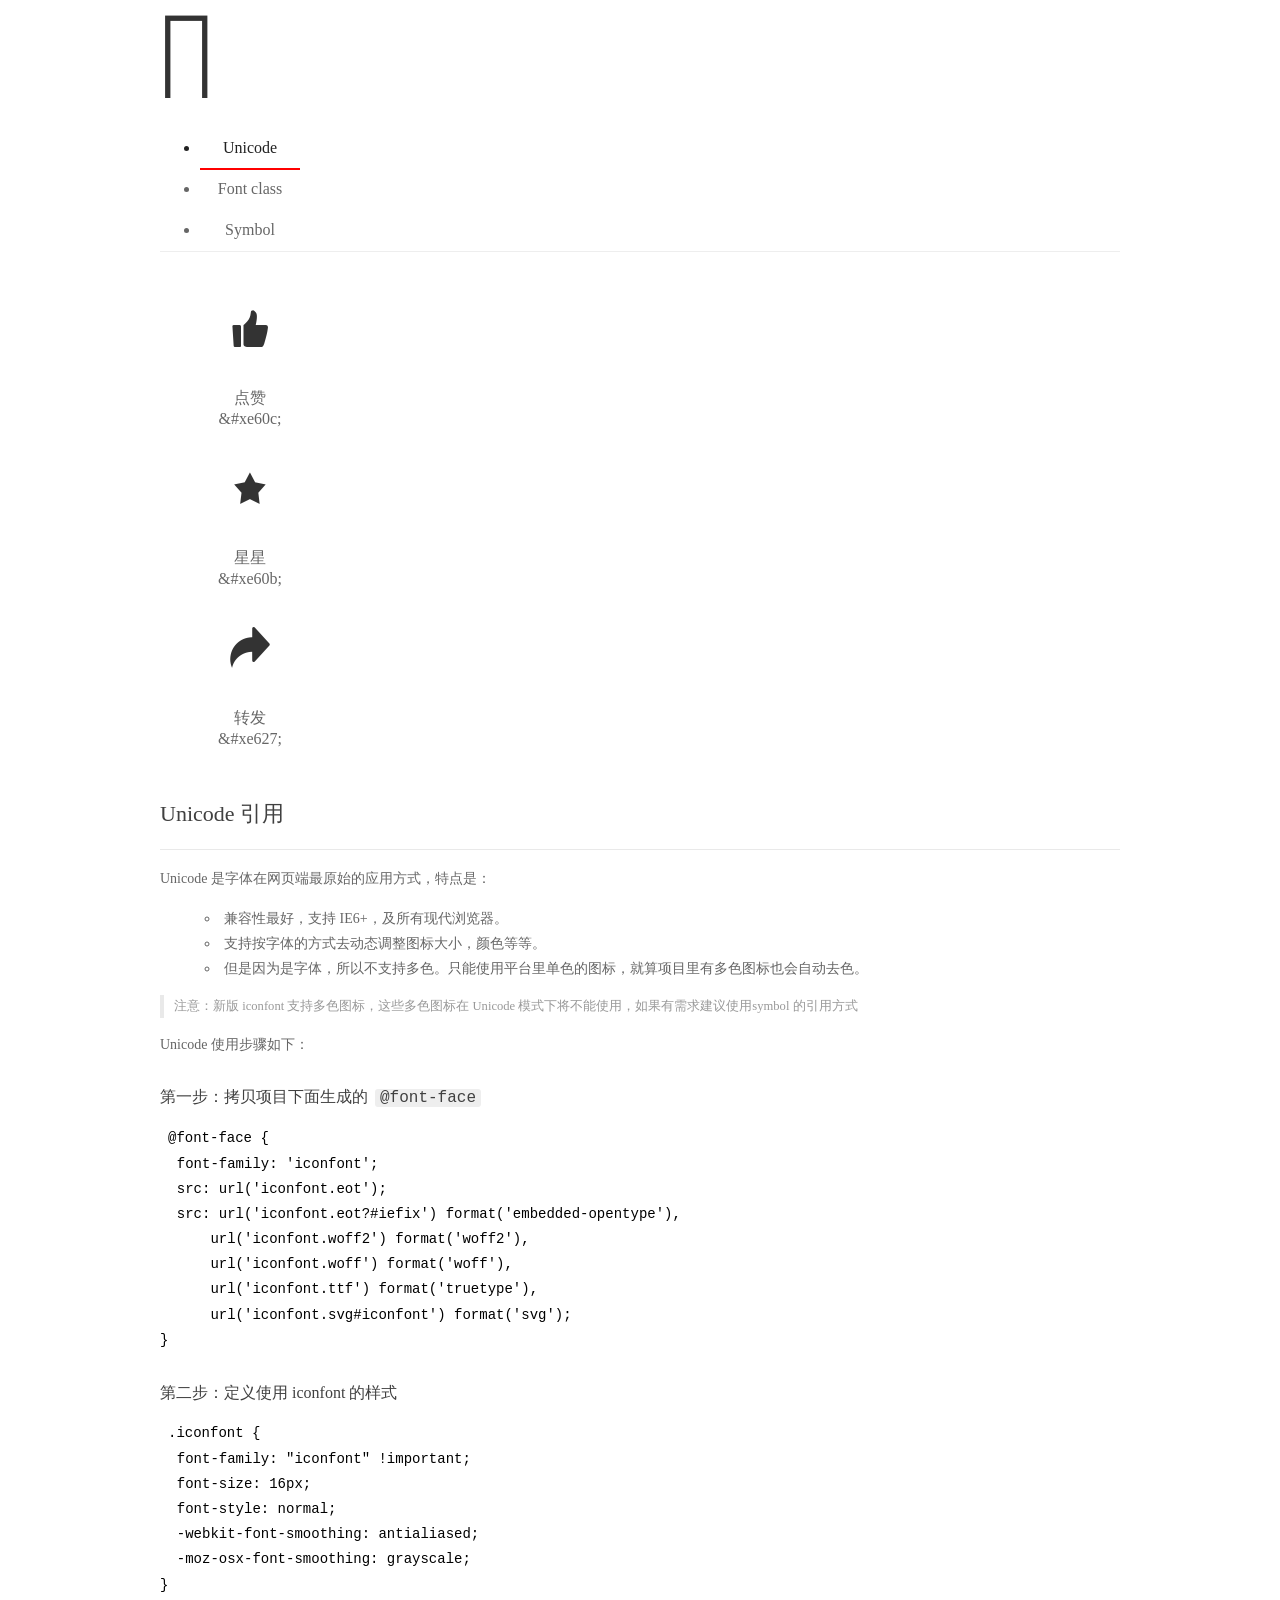
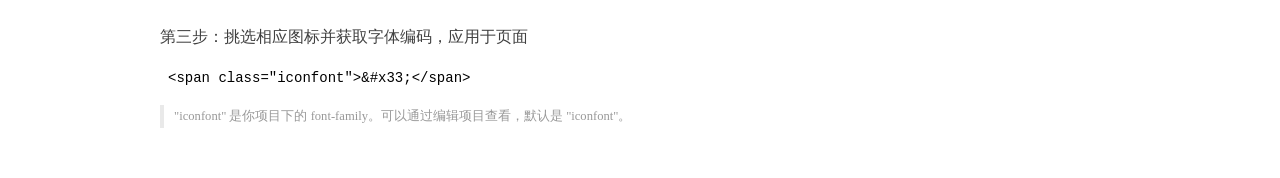
<file: zy/font_article/demo_index.html>
<!DOCTYPE html>
<html>
<head>
  <meta charset="utf-8"/>
  <title>IconFont Demo</title>
  <link rel="shortcut icon" href="https://gtms04.alicdn.com/tps/i4/TB1_oz6GVXXXXaFXpXXJDFnIXXX-64-64.ico" type="image/x-icon"/>
  <link rel="stylesheet" href="https://g.alicdn.com/thx/cube/1.3.2/cube.min.css">
  <link rel="stylesheet" href="demo.css">
  <link rel="stylesheet" href="iconfont.css">
  <script src="iconfont.js"></script>
  <!-- jQuery -->
  <script src="https://a1.alicdn.com/oss/uploads/2018/12/26/7bfddb60-08e8-11e9-9b04-53e73bb6408b.js"></script>
  <!-- 代码高亮 -->
  <script src="https://a1.alicdn.com/oss/uploads/2018/12/26/a3f714d0-08e6-11e9-8a15-ebf944d7534c.js"></script>
</head>
<body>
  <div class="main">
    <h1 class="logo"><a href="https://www.iconfont.cn/" title="iconfont 首页" target="_blank">&#xe86b;</a></h1>
    <div class="nav-tabs">
      <ul id="tabs" class="dib-box">
        <li class="dib active"><span>Unicode</span></li>
        <li class="dib"><span>Font class</span></li>
        <li class="dib"><span>Symbol</span></li>
      </ul>
      
    </div>
    <div class="tab-container">
      <div class="content unicode" style="display: block;">
          <ul class="icon_lists dib-box">
          
            <li class="dib">
              <span class="icon iconfont">&#xe60c;</span>
                <div class="name">点赞</div>
                <div class="code-name">&amp;#xe60c;</div>
              </li>
          
            <li class="dib">
              <span class="icon iconfont">&#xe60b;</span>
                <div class="name">星星</div>
                <div class="code-name">&amp;#xe60b;</div>
              </li>
          
            <li class="dib">
              <span class="icon iconfont">&#xe627;</span>
                <div class="name">转发</div>
                <div class="code-name">&amp;#xe627;</div>
              </li>
          
          </ul>
          <div class="article markdown">
          <h2 id="unicode-">Unicode 引用</h2>
          <hr>

          <p>Unicode 是字体在网页端最原始的应用方式，特点是：</p>
          <ul>
            <li>兼容性最好，支持 IE6+，及所有现代浏览器。</li>
            <li>支持按字体的方式去动态调整图标大小，颜色等等。</li>
            <li>但是因为是字体，所以不支持多色。只能使用平台里单色的图标，就算项目里有多色图标也会自动去色。</li>
          </ul>
          <blockquote>
            <p>注意：新版 iconfont 支持多色图标，这些多色图标在 Unicode 模式下将不能使用，如果有需求建议使用symbol 的引用方式</p>
          </blockquote>
          <p>Unicode 使用步骤如下：</p>
          <h3 id="-font-face">第一步：拷贝项目下面生成的 <code>@font-face</code></h3>
<pre><code class="language-css"
>@font-face {
  font-family: 'iconfont';
  src: url('iconfont.eot');
  src: url('iconfont.eot?#iefix') format('embedded-opentype'),
      url('iconfont.woff2') format('woff2'),
      url('iconfont.woff') format('woff'),
      url('iconfont.ttf') format('truetype'),
      url('iconfont.svg#iconfont') format('svg');
}
</code></pre>
          <h3 id="-iconfont-">第二步：定义使用 iconfont 的样式</h3>
<pre><code class="language-css"
>.iconfont {
  font-family: "iconfont" !important;
  font-size: 16px;
  font-style: normal;
  -webkit-font-smoothing: antialiased;
  -moz-osx-font-smoothing: grayscale;
}
</code></pre>
          <h3 id="-">第三步：挑选相应图标并获取字体编码，应用于页面</h3>
<pre>
<code class="language-html"
>&lt;span class="iconfont"&gt;&amp;#x33;&lt;/span&gt;
</code></pre>
          <blockquote>
            <p>"iconfont" 是你项目下的 font-family。可以通过编辑项目查看，默认是 "iconfont"。</p>
          </blockquote>
          </div>
      </div>
      <div class="content font-class">
        <ul class="icon_lists dib-box">
          
          <li class="dib">
            <span class="icon iconfont icon-dianzan"></span>
            <div class="name">
              点赞
            </div>
            <div class="code-name">.icon-dianzan
            </div>
          </li>
          
          <li class="dib">
            <span class="icon iconfont icon-xingxing"></span>
            <div class="name">
              星星
            </div>
            <div class="code-name">.icon-xingxing
            </div>
          </li>
          
          <li class="dib">
            <span class="icon iconfont icon-zhuanfa"></span>
            <div class="name">
              转发
            </div>
            <div class="code-name">.icon-zhuanfa
            </div>
          </li>
          
        </ul>
        <div class="article markdown">
        <h2 id="font-class-">font-class 引用</h2>
        <hr>

        <p>font-class 是 Unicode 使用方式的一种变种，主要是解决 Unicode 书写不直观，语意不明确的问题。</p>
        <p>与 Unicode 使用方式相比，具有如下特点：</p>
        <ul>
          <li>兼容性良好，支持 IE8+，及所有现代浏览器。</li>
          <li>相比于 Unicode 语意明确，书写更直观。可以很容易分辨这个 icon 是什么。</li>
          <li>因为使用 class 来定义图标，所以当要替换图标时，只需要修改 class 里面的 Unicode 引用。</li>
          <li>不过因为本质上还是使用的字体，所以多色图标还是不支持的。</li>
        </ul>
        <p>使用步骤如下：</p>
        <h3 id="-fontclass-">第一步：引入项目下面生成的 fontclass 代码：</h3>
<pre><code class="language-html">&lt;link rel="stylesheet" href="./iconfont.css"&gt;
</code></pre>
        <h3 id="-">第二步：挑选相应图标并获取类名，应用于页面：</h3>
<pre><code class="language-html">&lt;span class="iconfont icon-xxx"&gt;&lt;/span&gt;
</code></pre>
        <blockquote>
          <p>"
            iconfont" 是你项目下的 font-family。可以通过编辑项目查看，默认是 "iconfont"。</p>
        </blockquote>
      </div>
      </div>
      <div class="content symbol">
          <ul class="icon_lists dib-box">
          
            <li class="dib">
                <svg class="icon svg-icon" aria-hidden="true">
                  <use xlink:href="#icon-dianzan"></use>
                </svg>
                <div class="name">点赞</div>
                <div class="code-name">#icon-dianzan</div>
            </li>
          
            <li class="dib">
                <svg class="icon svg-icon" aria-hidden="true">
                  <use xlink:href="#icon-xingxing"></use>
                </svg>
                <div class="name">星星</div>
                <div class="code-name">#icon-xingxing</div>
            </li>
          
            <li class="dib">
                <svg class="icon svg-icon" aria-hidden="true">
                  <use xlink:href="#icon-zhuanfa"></use>
                </svg>
                <div class="name">转发</div>
                <div class="code-name">#icon-zhuanfa</div>
            </li>
          
          </ul>
          <div class="article markdown">
          <h2 id="symbol-">Symbol 引用</h2>
          <hr>

          <p>这是一种全新的使用方式，应该说这才是未来的主流，也是平台目前推荐的用法。相关介绍可以参考这篇<a href="">文章</a>
            这种用法其实是做了一个 SVG 的集合，与另外两种相比具有如下特点：</p>
          <ul>
            <li>支持多色图标了，不再受单色限制。</li>
            <li>通过一些技巧，支持像字体那样，通过 <code>font-size</code>, <code>color</code> 来调整样式。</li>
            <li>兼容性较差，支持 IE9+，及现代浏览器。</li>
            <li>浏览器渲染 SVG 的性能一般，还不如 png。</li>
          </ul>
          <p>使用步骤如下：</p>
          <h3 id="-symbol-">第一步：引入项目下面生成的 symbol 代码：</h3>
<pre><code class="language-html">&lt;script src="./iconfont.js"&gt;&lt;/script&gt;
</code></pre>
          <h3 id="-css-">第二步：加入通用 CSS 代码（引入一次就行）：</h3>
<pre><code class="language-html">&lt;style&gt;
.icon {
  width: 1em;
  height: 1em;
  vertical-align: -0.15em;
  fill: currentColor;
  overflow: hidden;
}
&lt;/style&gt;
</code></pre>
          <h3 id="-">第三步：挑选相应图标并获取类名，应用于页面：</h3>
<pre><code class="language-html">&lt;svg class="icon" aria-hidden="true"&gt;
  &lt;use xlink:href="#icon-xxx"&gt;&lt;/use&gt;
&lt;/svg&gt;
</code></pre>
          </div>
      </div>

    </div>
  </div>
  <script>
  $(document).ready(function () {
      $('.tab-container .content:first').show()

      $('#tabs li').click(function (e) {
        var tabContent = $('.tab-container .content')
        var index = $(this).index()

        if ($(this).hasClass('active')) {
          return
        } else {
          $('#tabs li').removeClass('active')
          $(this).addClass('active')

          tabContent.hide().eq(index).fadeIn()
        }
      })
    })
  </script>
</body>
</html>
</file>
<file: zy/css/common.css>
/* 
* @Author: Administrator
* @Date:   2019-03-05 13:22:10
* @Last Modified by:   Administrator
* @Last Modified time: 2019-06-17 09:46:40
*/
/*.box>div直接相邻*/
@charset "utf-8";
body,ul,ol,h1,h2,h3,h4,h5,h6,p{margin: 0;padding: 0;}
ul,ol{list-style: none;}
img{border: none; vertical-align: top;}
a{text-decoration: none;}
strong{font-weight:normal;}/*清除加粗*/	
em{font-style: normal;}/*清除斜体*/
input{border:none;outline:none;}/*清除 聚焦*/
textarea{resize: none;border:none;}/*清除右下角小尾巴*/
.clearfix:after,.clearfix:before{content: "";display: table;}
.clearfix:after{clear: both;}
.clearfix{*zoom:1;}
body{
	width: 16.0rem
}
.gWidth{
	width: 14.625rem;
	margin-left: auto;
	margin-right: auto;
}
.fl{
	float: left;
}
.fr{
	float: right;
}
.banner1{
	width: 14.625rem;
	height: 6.375rem;
}
.banner1 img{
	width: 100%;
	height: 100%;
}
.head_in{
	height: 1.825rem;
	font-size: 0;
	line-height: 1.825rem;
}
.head_in a{
	font-size: 0.575rem;
	font-weight: 700;
	color: #666666;
}
.head_in a:nth-child(1){
	font-size:  0.675rem;
	margin-right: 0.45rem;
}
body{
	background-color:#FAFAFA;
}
h2{
	font-size: 0.725rem;
}



	


		/*重置样式表  清除默认样式*/
</file>
<file: zy/css/style.css>
/* 
* @Author: Administrator
* @Date:   2019-06-12 09:30:49
* @Last Modified by:   Administrator
* @Last Modified time: 2019-06-17 09:50:16
*/
body{
	background-color: #FAFAFA;
}
header{
	height: 1.4rem;
	margin-top: 0.2rem;
	margin-bottom: 17px;
}
header img{	
	height: 1.4rem;
	width: 4.7rem;
}
.swiper-container{
	width: 100%;
	overflow:hidden;
}
.swiper-container img{
	width: 100%;
}
/*content*/
.con{
	height: 2.825rem;
	width: 16.0rem;
	border-bottom: 1px solid #C9C9C9;
}
.content{
	margin-top: 0.875rem;
	height: 2.825rem;
}
.content ul li{
	float: left;
	width: 2.8rem;
	height: 3.075rem;
	margin-right: 1.1rem;	
}
.content ul li:nth-child(4){
	margin-right: 0;
}
.content ul li a:nth-child(2){
	font-size: 0.575rem;
	color: #1A519C;
	display: inline-block;
	margin-top: 0.425rem;
	font-weight: 700;
}
.content ul li a:nth-child(1) img{
	width: 0.9rem;
	height: 0.85rem;
	margin-left: 0.65rem;
}
/*conf*/
.conf{
	margin-top: 1.25rem;
	margin-bottom: 0.9rem;
	height: 6.95rem;
}
.conf_t{
	height: 1.375rem;
}
.conf_t span{
	font-size: 0.725rem;
	font-weight: 700;
}
.conf_t a{
	font-size: 0.575rem;
	color: #666666;	
}
.conf>ul li:nth-child(3){
	margin-right: 0;
}
.conf_b{
	height: 5.925rem;
	margin-right: 0.45rem;
}
.conf_b a{
	display: block;
}
.conf_b img{
	width: 4.55rem;
	height: 4.675rem;
}
.conf_b a:nth-child(2){
	font-size: 0.55rem;
	color: #232425;
	height: 1.25rem;
	line-height: 1.25rem;
}
.cons{
	height: 6.925rem;
	margin-bottom: 1.65rem;
}
.cons_t{
	height: 1.475rem;
	font-size: 0.725rem;
	font-weight: 700;
}
.cons_b_l{
	width: 5.3rem;
	height: 5.45rem;
	box-shadow: 0.25rem 0 0.25rem #E3E1E2;
}
.cons_b_l img{
	width: 100%;
	height: 100%;
}
.cons_b_r img{
	width: 3.35rem;
	height: 2.4rem;
}
.cons_b_r li{
	font-size: 0.45rem;
	width: 8.6rem;
	height: 2.5rem;
	background-color: #fff;
	border-radius: 0.25rem;
}
.cons_b_r li:nth-child(2){
	margin-bottom: 0;
	margin-top: 0.6rem;
}
.cons_b_r li p{
	float: left;
	width: 5.25rem;
	height: 2.5rem;
	line-height: 0.9rem;
	color: #666666;
	padding-top: 0.5rem;
	box-sizing: border-box;
}
.cons_b_r li img{
	float: right;
}
/*footer*/
.footer{
	padding-top: 0.625rem;
	padding-left: 0.55rem;
	box-sizing: border-box;
	font-size: 0.575rem;
	height: 4.3rem;
	background-color: #fff;
	border-radius: 0.25rem;
	margin-bottom: 1.05rem;
	color: #666666;
}
.footer_t{
	height: 2.15rem;
}
.iconfont{
	margin-right: 0.275rem;
}
.footer_t_l{
	height: 100%;
}
.footer_t_l p{
	line-height: 1.2rem;
}
.icon-dianhua{
	color: #EA9D49;
}
.footer_t_r{
	width: 2.15rem;
	height: 2.15rem;
	margin-right: 1.125rem;
}
.footer_t_r img{
	height: 100%;
	width: 100%;
}
.footer_b{
	height: 0.925rem;
	font-size: 0.525rem;
	margin-top: 0.425rem;
}
.icon-dizhi01{
	color: #F66E5F;
}
body .icon-wangzhi{
	font-size: 0.8rem;
	color: #7EB3FF;
	margin-left: -1px;
}
/*footer*/
footer{
	height: 2.1rem;
	background-color: #D2D2D2;
	color: #333333;
}
footer p{
	font-size: 0.475rem;
	line-height: 0.925rem;
	text-align: center;
}
footer p:nth-child(1){
	padding-top: 0.225rem;
}
</file>
<file: zy/font/demo.css>
/* Logo 字体 */
@font-face {
  font-family: "iconfont logo";
  src: url('https://at.alicdn.com/t/font_985780_km7mi63cihi.eot?t=1545807318834');
  src: url('https://at.alicdn.com/t/font_985780_km7mi63cihi.eot?t=1545807318834#iefix') format('embedded-opentype'),
    url('https://at.alicdn.com/t/font_985780_km7mi63cihi.woff?t=1545807318834') format('woff'),
    url('https://at.alicdn.com/t/font_985780_km7mi63cihi.ttf?t=1545807318834') format('truetype'),
    url('https://at.alicdn.com/t/font_985780_km7mi63cihi.svg?t=1545807318834#iconfont') format('svg');
}

.logo {
  font-family: "iconfont logo";
  font-size: 160px;
  font-style: normal;
  -webkit-font-smoothing: antialiased;
  -moz-osx-font-smoothing: grayscale;
}

/* tabs */
.nav-tabs {
  position: relative;
}

.nav-tabs .nav-more {
  position: absolute;
  right: 0;
  bottom: 0;
  height: 42px;
  line-height: 42px;
  color: #666;
}

#tabs {
  border-bottom: 1px solid #eee;
}

#tabs li {
  cursor: pointer;
  width: 100px;
  height: 40px;
  line-height: 40px;
  text-align: center;
  font-size: 16px;
  border-bottom: 2px solid transparent;
  position: relative;
  z-index: 1;
  margin-bottom: -1px;
  color: #666;
}


#tabs .active {
  border-bottom-color: #f00;
  color: #222;
}

.tab-container .content {
  display: none;
}

/* 页面布局 */
.main {
  padding: 30px 100px;
  width: 960px;
  margin: 0 auto;
}

.main .logo {
  color: #333;
  text-align: left;
  margin-bottom: 30px;
  line-height: 1;
  height: 110px;
  margin-top: -50px;
  overflow: hidden;
  *zoom: 1;
}

.main .logo a {
  font-size: 160px;
  color: #333;
}

.helps {
  margin-top: 40px;
}

.helps pre {
  padding: 20px;
  margin: 10px 0;
  border: solid 1px #e7e1cd;
  background-color: #fffdef;
  overflow: auto;
}

.icon_lists {
  width: 100% !important;
  overflow: hidden;
  *zoom: 1;
}

.icon_lists li {
  width: 100px;
  margin-bottom: 10px;
  margin-right: 20px;
  text-align: center;
  list-style: none !important;
  cursor: default;
}

.icon_lists li .code-name {
  line-height: 1.2;
}

.icon_lists .icon {
  display: block;
  height: 100px;
  line-height: 100px;
  font-size: 42px;
  margin: 10px auto;
  color: #333;
  -webkit-transition: font-size 0.25s linear, width 0.25s linear;
  -moz-transition: font-size 0.25s linear, width 0.25s linear;
  transition: font-size 0.25s linear, width 0.25s linear;
}

.icon_lists .icon:hover {
  font-size: 100px;
}

.icon_lists .svg-icon {
  /* 通过设置 font-size 来改变图标大小 */
  width: 1em;
  /* 图标和文字相邻时，垂直对齐 */
  vertical-align: -0.15em;
  /* 通过设置 color 来改变 SVG 的颜色/fill */
  fill: currentColor;
  /* path 和 stroke 溢出 viewBox 部分在 IE 下会显示
      normalize.css 中也包含这行 */
  overflow: hidden;
}

.icon_lists li .name,
.icon_lists li .code-name {
  color: #666;
}

/* markdown 样式 */
.markdown {
  color: #666;
  font-size: 14px;
  line-height: 1.8;
}

.highlight {
  line-height: 1.5;
}

.markdown img {
  vertical-align: middle;
  max-width: 100%;
}

.markdown h1 {
  color: #404040;
  font-weight: 500;
  line-height: 40px;
  margin-bottom: 24px;
}

.markdown h2,
.markdown h3,
.markdown h4,
.markdown h5,
.markdown h6 {
  color: #404040;
  margin: 1.6em 0 0.6em 0;
  font-weight: 500;
  clear: both;
}

.markdown h1 {
  font-size: 28px;
}

.markdown h2 {
  font-size: 22px;
}

.markdown h3 {
  font-size: 16px;
}

.markdown h4 {
  font-size: 14px;
}

.markdown h5 {
  font-size: 12px;
}

.markdown h6 {
  font-size: 12px;
}

.markdown hr {
  height: 1px;
  border: 0;
  background: #e9e9e9;
  margin: 16px 0;
  clear: both;
}

.markdown p {
  margin: 1em 0;
}

.markdown>p,
.markdown>blockquote,
.markdown>.highlight,
.markdown>ol,
.markdown>ul {
  width: 80%;
}

.markdown ul>li {
  list-style: circle;
}

.markdown>ul li,
.markdown blockquote ul>li {
  margin-left: 20px;
  padding-left: 4px;
}

.markdown>ul li p,
.markdown>ol li p {
  margin: 0.6em 0;
}

.markdown ol>li {
  list-style: decimal;
}

.markdown>ol li,
.markdown blockquote ol>li {
  margin-left: 20px;
  padding-left: 4px;
}

.markdown code {
  margin: 0 3px;
  padding: 0 5px;
  background: #eee;
  border-radius: 3px;
}

.markdown strong,
.markdown b {
  font-weight: 600;
}

.markdown>table {
  border-collapse: collapse;
  border-spacing: 0px;
  empty-cells: show;
  border: 1px solid #e9e9e9;
  width: 95%;
  margin-bottom: 24px;
}

.markdown>table th {
  white-space: nowrap;
  color: #333;
  font-weight: 600;
}

.markdown>table th,
.markdown>table td {
  border: 1px solid #e9e9e9;
  padding: 8px 16px;
  text-align: left;
}

.markdown>table th {
  background: #F7F7F7;
}

.markdown blockquote {
  font-size: 90%;
  color: #999;
  border-left: 4px solid #e9e9e9;
  padding-left: 0.8em;
  margin: 1em 0;
}

.markdown blockquote p {
  margin: 0;
}

.markdown .anchor {
  opacity: 0;
  transition: opacity 0.3s ease;
  margin-left: 8px;
}

.markdown .waiting {
  color: #ccc;
}

.markdown h1:hover .anchor,
.markdown h2:hover .anchor,
.markdown h3:hover .anchor,
.markdown h4:hover .anchor,
.markdown h5:hover .anchor,
.markdown h6:hover .anchor {
  opacity: 1;
  display: inline-block;
}

.markdown>br,
.markdown>p>br {
  clear: both;
}


.hljs {
  display: block;
  background: white;
  padding: 0.5em;
  color: #333333;
  overflow-x: auto;
}

.hljs-comment,
.hljs-meta {
  color: #969896;
}

.hljs-string,
.hljs-variable,
.hljs-template-variable,
.hljs-strong,
.hljs-emphasis,
.hljs-quote {
  color: #df5000;
}

.hljs-keyword,
.hljs-selector-tag,
.hljs-type {
  color: #a71d5d;
}

.hljs-literal,
.hljs-symbol,
.hljs-bullet,
.hljs-attribute {
  color: #0086b3;
}

.hljs-section,
.hljs-name {
  color: #63a35c;
}

.hljs-tag {
  color: #333333;
}

.hljs-title,
.hljs-attr,
.hljs-selector-id,
.hljs-selector-class,
.hljs-selector-attr,
.hljs-selector-pseudo {
  color: #795da3;
}

.hljs-addition {
  color: #55a532;
  background-color: #eaffea;
}

.hljs-deletion {
  color: #bd2c00;
  background-color: #ffecec;
}

.hljs-link {
  text-decoration: underline;
}

/* 代码高亮 */
/* PrismJS 1.15.0
https://prismjs.com/download.html#themes=prism&languages=markup+css+clike+javascript */
/**
 * prism.js default theme for JavaScript, CSS and HTML
 * Based on dabblet (http://dabblet.com)
 * @author Lea Verou
 */
code[class*="language-"],
pre[class*="language-"] {
  color: black;
  background: none;
  text-shadow: 0 1px white;
  font-family: Consolas, Monaco, 'Andale Mono', 'Ubuntu Mono', monospace;
  text-align: left;
  white-space: pre;
  word-spacing: normal;
  word-break: normal;
  word-wrap: normal;
  line-height: 1.5;

  -moz-tab-size: 4;
  -o-tab-size: 4;
  tab-size: 4;

  -webkit-hyphens: none;
  -moz-hyphens: none;
  -ms-hyphens: none;
  hyphens: none;
}

pre[class*="language-"]::-moz-selection,
pre[class*="language-"] ::-moz-selection,
code[class*="language-"]::-moz-selection,
code[class*="language-"] ::-moz-selection {
  text-shadow: none;
  background: #b3d4fc;
}

pre[class*="language-"]::selection,
pre[class*="language-"] ::selection,
code[class*="language-"]::selection,
code[class*="language-"] ::selection {
  text-shadow: none;
  background: #b3d4fc;
}

@media print {

  code[class*="language-"],
  pre[class*="language-"] {
    text-shadow: none;
  }
}

/* Code blocks */
pre[class*="language-"] {
  padding: 1em;
  margin: .5em 0;
  overflow: auto;
}

:not(pre)>code[class*="language-"],
pre[class*="language-"] {
  background: #f5f2f0;
}

/* Inline code */
:not(pre)>code[class*="language-"] {
  padding: .1em;
  border-radius: .3em;
  white-space: normal;
}

.token.comment,
.token.prolog,
.token.doctype,
.token.cdata {
  color: slategray;
}

.token.punctuation {
  color: #999;
}

.namespace {
  opacity: .7;
}

.token.property,
.token.tag,
.token.boolean,
.token.number,
.token.constant,
.token.symbol,
.token.deleted {
  color: #905;
}

.token.selector,
.token.attr-name,
.token.string,
.token.char,
.token.builtin,
.token.inserted {
  color: #690;
}

.token.operator,
.token.entity,
.token.url,
.language-css .token.string,
.style .token.string {
  color: #9a6e3a;
  background: hsla(0, 0%, 100%, .5);
}

.token.atrule,
.token.attr-value,
.token.keyword {
  color: #07a;
}

.token.function,
.token.class-name {
  color: #DD4A68;
}

.token.regex,
.token.important,
.token.variable {
  color: #e90;
}

.token.important,
.token.bold {
  font-weight: bold;
}

.token.italic {
  font-style: italic;
}

.token.entity {
  cursor: help;
}
</file>
<file: zy/font/iconfont.css>
@font-face {font-family: "iconfont";
  src: url('iconfont.eot?t=1560310491089'); /* IE9 */
  src: url('iconfont.eot?t=1560310491089#iefix') format('embedded-opentype'), /* IE6-IE8 */
  url('[data-uri]') format('woff2'),
  url('iconfont.woff?t=1560310491089') format('woff'),
  url('iconfont.ttf?t=1560310491089') format('truetype'), /* chrome, firefox, opera, Safari, Android, iOS 4.2+ */
  url('iconfont.svg?t=1560310491089#iconfont') format('svg'); /* iOS 4.1- */
}

.iconfont {
  font-family: "iconfont" !important;
  font-size: 16px;
  font-style: normal;
  -webkit-font-smoothing: antialiased;
  -moz-osx-font-smoothing: grayscale;
}

.icon-dizhi01:before {
  content: "\e62c";
}

.icon-wangzhi:before {
  content: "\e62b";
}

.icon-dianhua:before {
  content: "\e605";
}
</file>
<file: zy/css/article.css>
/* 
* @Author: Administrator
* @Date:   2019-06-13 14:29:53
* @Last Modified by:   Administrator
* @Last Modified time: 2019-06-25 09:26:40
*/
p{
	font-size: 0.225rem;
	line-height: 0.75rem;
}
.art{	
	height: 416px;
	background-color: #fff;
	border-radius: 0.25rem;
	padding-top: 0.55rem;
	box-sizing: border-box;
}
.art_in{
	width: 13.675rem;
	height: 100%;
	margin-left: auto;
	margin-right: auto;
}
.art_in p{
	width: 100%;
}
.foot{
	margin-top: 2.2rem;
	margin-left: 12rem;
}
.foot_1,.foot_3,.foot_s2{
	display: inline-block;
}
.foot_1,.foot_3{
	width: 0.925rem;
	height: 0.925rem;
	position: relative;
}
.foot_s1,.foot_s11{
	position: absolute;
	left: 0;
	top: 0;
}
.foot_s11,.foot_s33{
	display: none;
}
.foot_1 img,.foot_3 img{
	width: 100%;
	height: 100%;
}
.mix{
	display: none;
	position: absolute;
	left: 0.25rem;
	top: -0.475rem;
	font-size: 0.3rem;
	color: #BFBFBF;
}
</file>
<file: zy/font_article/demo.css>
/* Logo 字体 */
@font-face {
  font-family: "iconfont logo";
  src: url('https://at.alicdn.com/t/font_985780_km7mi63cihi.eot?t=1545807318834');
  src: url('https://at.alicdn.com/t/font_985780_km7mi63cihi.eot?t=1545807318834#iefix') format('embedded-opentype'),
    url('https://at.alicdn.com/t/font_985780_km7mi63cihi.woff?t=1545807318834') format('woff'),
    url('https://at.alicdn.com/t/font_985780_km7mi63cihi.ttf?t=1545807318834') format('truetype'),
    url('https://at.alicdn.com/t/font_985780_km7mi63cihi.svg?t=1545807318834#iconfont') format('svg');
}

.logo {
  font-family: "iconfont logo";
  font-size: 160px;
  font-style: normal;
  -webkit-font-smoothing: antialiased;
  -moz-osx-font-smoothing: grayscale;
}

/* tabs */
.nav-tabs {
  position: relative;
}

.nav-tabs .nav-more {
  position: absolute;
  right: 0;
  bottom: 0;
  height: 42px;
  line-height: 42px;
  color: #666;
}

#tabs {
  border-bottom: 1px solid #eee;
}

#tabs li {
  cursor: pointer;
  width: 100px;
  height: 40px;
  line-height: 40px;
  text-align: center;
  font-size: 16px;
  border-bottom: 2px solid transparent;
  position: relative;
  z-index: 1;
  margin-bottom: -1px;
  color: #666;
}


#tabs .active {
  border-bottom-color: #f00;
  color: #222;
}

.tab-container .content {
  display: none;
}

/* 页面布局 */
.main {
  padding: 30px 100px;
  width: 960px;
  margin: 0 auto;
}

.main .logo {
  color: #333;
  text-align: left;
  margin-bottom: 30px;
  line-height: 1;
  height: 110px;
  margin-top: -50px;
  overflow: hidden;
  *zoom: 1;
}

.main .logo a {
  font-size: 160px;
  color: #333;
}

.helps {
  margin-top: 40px;
}

.helps pre {
  padding: 20px;
  margin: 10px 0;
  border: solid 1px #e7e1cd;
  background-color: #fffdef;
  overflow: auto;
}

.icon_lists {
  width: 100% !important;
  overflow: hidden;
  *zoom: 1;
}

.icon_lists li {
  width: 100px;
  margin-bottom: 10px;
  margin-right: 20px;
  text-align: center;
  list-style: none !important;
  cursor: default;
}

.icon_lists li .code-name {
  line-height: 1.2;
}

.icon_lists .icon {
  display: block;
  height: 100px;
  line-height: 100px;
  font-size: 42px;
  margin: 10px auto;
  color: #333;
  -webkit-transition: font-size 0.25s linear, width 0.25s linear;
  -moz-transition: font-size 0.25s linear, width 0.25s linear;
  transition: font-size 0.25s linear, width 0.25s linear;
}

.icon_lists .icon:hover {
  font-size: 100px;
}

.icon_lists .svg-icon {
  /* 通过设置 font-size 来改变图标大小 */
  width: 1em;
  /* 图标和文字相邻时，垂直对齐 */
  vertical-align: -0.15em;
  /* 通过设置 color 来改变 SVG 的颜色/fill */
  fill: currentColor;
  /* path 和 stroke 溢出 viewBox 部分在 IE 下会显示
      normalize.css 中也包含这行 */
  overflow: hidden;
}

.icon_lists li .name,
.icon_lists li .code-name {
  color: #666;
}

/* markdown 样式 */
.markdown {
  color: #666;
  font-size: 14px;
  line-height: 1.8;
}

.highlight {
  line-height: 1.5;
}

.markdown img {
  vertical-align: middle;
  max-width: 100%;
}

.markdown h1 {
  color: #404040;
  font-weight: 500;
  line-height: 40px;
  margin-bottom: 24px;
}

.markdown h2,
.markdown h3,
.markdown h4,
.markdown h5,
.markdown h6 {
  color: #404040;
  margin: 1.6em 0 0.6em 0;
  font-weight: 500;
  clear: both;
}

.markdown h1 {
  font-size: 28px;
}

.markdown h2 {
  font-size: 22px;
}

.markdown h3 {
  font-size: 16px;
}

.markdown h4 {
  font-size: 14px;
}

.markdown h5 {
  font-size: 12px;
}

.markdown h6 {
  font-size: 12px;
}

.markdown hr {
  height: 1px;
  border: 0;
  background: #e9e9e9;
  margin: 16px 0;
  clear: both;
}

.markdown p {
  margin: 1em 0;
}

.markdown>p,
.markdown>blockquote,
.markdown>.highlight,
.markdown>ol,
.markdown>ul {
  width: 80%;
}

.markdown ul>li {
  list-style: circle;
}

.markdown>ul li,
.markdown blockquote ul>li {
  margin-left: 20px;
  padding-left: 4px;
}

.markdown>ul li p,
.markdown>ol li p {
  margin: 0.6em 0;
}

.markdown ol>li {
  list-style: decimal;
}

.markdown>ol li,
.markdown blockquote ol>li {
  margin-left: 20px;
  padding-left: 4px;
}

.markdown code {
  margin: 0 3px;
  padding: 0 5px;
  background: #eee;
  border-radius: 3px;
}

.markdown strong,
.markdown b {
  font-weight: 600;
}

.markdown>table {
  border-collapse: collapse;
  border-spacing: 0px;
  empty-cells: show;
  border: 1px solid #e9e9e9;
  width: 95%;
  margin-bottom: 24px;
}

.markdown>table th {
  white-space: nowrap;
  color: #333;
  font-weight: 600;
}

.markdown>table th,
.markdown>table td {
  border: 1px solid #e9e9e9;
  padding: 8px 16px;
  text-align: left;
}

.markdown>table th {
  background: #F7F7F7;
}

.markdown blockquote {
  font-size: 90%;
  color: #999;
  border-left: 4px solid #e9e9e9;
  padding-left: 0.8em;
  margin: 1em 0;
}

.markdown blockquote p {
  margin: 0;
}

.markdown .anchor {
  opacity: 0;
  transition: opacity 0.3s ease;
  margin-left: 8px;
}

.markdown .waiting {
  color: #ccc;
}

.markdown h1:hover .anchor,
.markdown h2:hover .anchor,
.markdown h3:hover .anchor,
.markdown h4:hover .anchor,
.markdown h5:hover .anchor,
.markdown h6:hover .anchor {
  opacity: 1;
  display: inline-block;
}

.markdown>br,
.markdown>p>br {
  clear: both;
}


.hljs {
  display: block;
  background: white;
  padding: 0.5em;
  color: #333333;
  overflow-x: auto;
}

.hljs-comment,
.hljs-meta {
  color: #969896;
}

.hljs-string,
.hljs-variable,
.hljs-template-variable,
.hljs-strong,
.hljs-emphasis,
.hljs-quote {
  color: #df5000;
}

.hljs-keyword,
.hljs-selector-tag,
.hljs-type {
  color: #a71d5d;
}

.hljs-literal,
.hljs-symbol,
.hljs-bullet,
.hljs-attribute {
  color: #0086b3;
}

.hljs-section,
.hljs-name {
  color: #63a35c;
}

.hljs-tag {
  color: #333333;
}

.hljs-title,
.hljs-attr,
.hljs-selector-id,
.hljs-selector-class,
.hljs-selector-attr,
.hljs-selector-pseudo {
  color: #795da3;
}

.hljs-addition {
  color: #55a532;
  background-color: #eaffea;
}

.hljs-deletion {
  color: #bd2c00;
  background-color: #ffecec;
}

.hljs-link {
  text-decoration: underline;
}

/* 代码高亮 */
/* PrismJS 1.15.0
https://prismjs.com/download.html#themes=prism&languages=markup+css+clike+javascript */
/**
 * prism.js default theme for JavaScript, CSS and HTML
 * Based on dabblet (http://dabblet.com)
 * @author Lea Verou
 */
code[class*="language-"],
pre[class*="language-"] {
  color: black;
  background: none;
  text-shadow: 0 1px white;
  font-family: Consolas, Monaco, 'Andale Mono', 'Ubuntu Mono', monospace;
  text-align: left;
  white-space: pre;
  word-spacing: normal;
  word-break: normal;
  word-wrap: normal;
  line-height: 1.5;

  -moz-tab-size: 4;
  -o-tab-size: 4;
  tab-size: 4;

  -webkit-hyphens: none;
  -moz-hyphens: none;
  -ms-hyphens: none;
  hyphens: none;
}

pre[class*="language-"]::-moz-selection,
pre[class*="language-"] ::-moz-selection,
code[class*="language-"]::-moz-selection,
code[class*="language-"] ::-moz-selection {
  text-shadow: none;
  background: #b3d4fc;
}

pre[class*="language-"]::selection,
pre[class*="language-"] ::selection,
code[class*="language-"]::selection,
code[class*="language-"] ::selection {
  text-shadow: none;
  background: #b3d4fc;
}

@media print {

  code[class*="language-"],
  pre[class*="language-"] {
    text-shadow: none;
  }
}

/* Code blocks */
pre[class*="language-"] {
  padding: 1em;
  margin: .5em 0;
  overflow: auto;
}

:not(pre)>code[class*="language-"],
pre[class*="language-"] {
  background: #f5f2f0;
}

/* Inline code */
:not(pre)>code[class*="language-"] {
  padding: .1em;
  border-radius: .3em;
  white-space: normal;
}

.token.comment,
.token.prolog,
.token.doctype,
.token.cdata {
  color: slategray;
}

.token.punctuation {
  color: #999;
}

.namespace {
  opacity: .7;
}

.token.property,
.token.tag,
.token.boolean,
.token.number,
.token.constant,
.token.symbol,
.token.deleted {
  color: #905;
}

.token.selector,
.token.attr-name,
.token.string,
.token.char,
.token.builtin,
.token.inserted {
  color: #690;
}

.token.operator,
.token.entity,
.token.url,
.language-css .token.string,
.style .token.string {
  color: #9a6e3a;
  background: hsla(0, 0%, 100%, .5);
}

.token.atrule,
.token.attr-value,
.token.keyword {
  color: #07a;
}

.token.function,
.token.class-name {
  color: #DD4A68;
}

.token.regex,
.token.important,
.token.variable {
  color: #e90;
}

.token.important,
.token.bold {
  font-weight: bold;
}

.token.italic {
  font-style: italic;
}

.token.entity {
  cursor: help;
}
</file>
<file: zy/font_article/iconfont.css>
@font-face {font-family: "iconfont";
  src: url('iconfont.eot?t=1560408213068'); /* IE9 */
  src: url('iconfont.eot?t=1560408213068#iefix') format('embedded-opentype'), /* IE6-IE8 */
  url('[data-uri]') format('woff2'),
  url('iconfont.woff?t=1560408213068') format('woff'),
  url('iconfont.ttf?t=1560408213068') format('truetype'), /* chrome, firefox, opera, Safari, Android, iOS 4.2+ */
  url('iconfont.svg?t=1560408213068#iconfont') format('svg'); /* iOS 4.1- */
}

.iconfont {
  font-family: "iconfont" !important;
  font-size: 16px;
  font-style: normal;
  -webkit-font-smoothing: antialiased;
  -moz-osx-font-smoothing: grayscale;
}

.icon-dianzan:before {
  content: "\e60c";
}

.icon-xingxing:before {
  content: "\e60b";
}

.icon-zhuanfa:before {
  content: "\e627";
}
</file>
<file: zy/css/common2.css>
/* 
* @Author: Administrator
* @Date:   2019-03-05 13:22:10
* @Last Modified by:   Administrator
* @Last Modified time: 2019-06-17 09:46:35
*/
/*.box>div直接相邻*/
@charset "utf-8";
body,ul,ol,h1,h2,h3,h4,h5,h6,p{margin: 0;padding: 0;}
ul,ol{list-style: none;}
img{border: none; vertical-align: top;}
a{text-decoration: none;}
strong{font-weight:normal;}/*清除加粗*/	
em{font-style: normal;}/*清除斜体*/
input{border:none;outline:none;}/*清除 聚焦*/
textarea{resize: none;border:none;}/*清除右下角小尾巴*/
.clearfix:after,.clearfix:before{content: "";display: table;}
.clearfix:after{clear: both;}
.clearfix{*zoom:1;}
body{
	width: 16.0rem
}
.gWidth{
	width: 14.625rem;
	margin-left: auto;
	margin-right: auto;
}
.fl{
	float: left;
}
.fr{
	float: right;
}
.banner1{
	width: 14.625rem;
	height: 6.375rem;
}
.banner1 img{
	width: 100%;
	height: 100%;
}
.head_in{
	height: 1.825rem;
	font-size: 0;
	line-height: 1.825rem;
}
.head_in a{
	font-size: 0.575rem;
	font-weight: 700;
	color: #666666;
}
.head_in a:nth-child(1){
	font-size:  0.675rem;
	margin-right: 0.45rem;

}
body{
	background-color:#FAFAFA;
}
/*content*/
.con{
	height: 2.825rem;
	width: 16.0rem;
	border-bottom: 1px solid #C9C9C9;
}
.content{
	margin-top: 0.875rem;
	height: 2.825rem;
}
.content ul li{
	float: left;
	width: 2.8rem;
	height: 3.075rem;
	margin-right: 1.1rem;	
}
.content ul li:nth-child(4){
	margin-right: 0;
}
.content ul li a:nth-child(2){
	font-size: 0.575rem;
	color: #1A519C;
	font-weight: 700;
	display: inline-block;
	margin-top: 0.425rem;
}

.content ul li a:nth-child(1) img{
	width: 0.9rem;
	height: 0.85rem;
	margin-left: 0.65rem;
}
h2{
	font-size: 0.725rem;
}
</file>
<file: zy/css/chengren.css>
/* 
* @Author: Administrator
* @Date:   2019-06-12 15:41:46
* @Last Modified by:   Administrator
* @Last Modified time: 2019-06-17 10:34:24
*/

/*.remen*/
.remen{
	height: 8.3rem;
}
.remen_t{
	height: 2.075rem;
	line-height: 2.075rem;
	font-size: 0.725rem;
	font-weight: bold;
}
.remen_b{
	height: 6.425rem;
	background-color: #fff;
	border-radius: 0.25rem;
	padding-left: 0.45rem;
	padding-top: 0.425rem;
	box-sizing: border-box;
}
.remen_b ul{
	height: 50%;
	overflow: hidden;
	margin-left: 0;
}
.remen_b ul li{
	float: left;
	width: 3.125rem;
	margin-right: 0.5rem;
}
.remen_b ul li:last-child{
	margin-right: 0;
}
.remen_b ul li img{
	width: 1.5rem;
	height: 1.5rem;
	margin-left: 0.675rem;
	margin-bottom: 0.35rem;
}
.remen_b ul li span{
	font-size: 0.5rem;
	display: block;
	text-align: center;
}
/*content*/
.content{
	height: 14.025rem;
}
.content h2{
	font-size: 0.725rem;
	height: 2.8rem;
	line-height: 2.8rem;
}
.content dl{
	height: 11.225rem;
	background-color: #fff;
	border-radius: 0.25rem;
	padding-left: 0.45rem;
	padding-top: 0.75rem;
	list-style: none;
	margin: 0;
	box-sizing: border-box;
}
dl dd{
	list-style: none;
	margin: 0;
	width: 100%;
	line-height: 1.0rem;
	font-size: 0.5rem;
	color: #4E4E4E;
}
dl dd div{
	display: inline;
}
.content2{
	height: 10.3rem;
}
.content2 .con2_b{
	height: 7.55rem;
	background-color: #fff;
	border-radius: 0.25rem;
	padding-top: 0.45rem;
	box-sizing: border-box;
}
.content2 .con2_b_in{
	width: 13.625rem;
	height: 6.55rem;
	margin-left: 0.45rem;
	border-radius: 0.08rem;
}
.content2 h2{
	height: 2.75rem;
	line-height: 2.75rem;
}

table{
	width: 100%;
	height: 100%;
	font-size: 0.3rem;
	border-collapse:collapse;  
    border-spacing:0; 

}
table tr{
	height: 0.525rem;
}
table tr td{
	width: 4.25rem;
	height: 0.525rem;
	line-height: 0.525rem;
	text-align: center;
	color: #373330;
	margin: 0;
	padding: 0;
	border: 1px solid #827E7B;
}
/*content1*/
.content1 h2{
	height: 3.25rem;
	line-height: 3.25rem;
	font-size: 0.725rem;
}
.content1 img{
	height: 44.575rem;
}
</file>
<file: zy/css/fazhanlicheng.css>
/* 
* @Author: Administrator
* @Date:   2019-06-13 10:52:09
* @Last Modified by:   Administrator
* @Last Modified time: 2019-06-17 09:28:13
*/
.fo{
	/*width: 14.75rem;*/
	height: 16.65rem;
}
.fo img{
	width: 100%;
	height: 100%;
}
.fo_t{
	height: 3.375rem;
	line-height: 3.375rem;
}
</file>
<file: zy/css/honour.css>
/* 
* @Author: Administrator
* @Date:   2019-06-13 16:53:22
* @Last Modified by:   Administrator
* @Last Modified time: 2019-06-13 17:16:28
*/
.honour_t{
	height: 2.725rem;
	line-height: 2.725rem;
}
.honour_b{
	height: 6.125rem;
}
.honour_b li{
	width: 6.675rem;
	height: 6.125rem;
}
.honour_b li img{
	width: 100%;
	height: 4.85rem;
}
.honour_b li p{
	width: 100%;
	height: 1.275rem;
	line-height: 1.275rem;
	text-align: center;
	display: inline-block;
	font-size: 0.5rem;
	color: #535353;
}
</file>
<file: zy/css/news.css>
/* 
* @Author: Administrator
* @Date:   2019-06-13 09:21:37
* @Last Modified by:   Administrator
* @Last Modified time: 2019-06-18 09:59:31
*/
/*content*/
.content .top{
	margin-left: 1.5rem;
	height: 0.975rem;
	margin-top: 0.75rem;
}
.content .top li{
	padding: 0.2rem 0.875rem;
	background-color: #2C7FDE;
	text-align: center;
	float: left;
	margin-right: 0.4rem;
	border-radius: 0.225rem;
	font-size: 0.575rem;
	font-weight: 700;
	color: #fff;
}
.content .top li:nth-child(3){
	margin-right: 0;
}
/*btm*/
.dd_l{
	width: 9.325rem;
	height: 2.45rem;
	line-height: 1.0rem;
}
dd{
	width: 14.7rem;
	height: 3.35rem;
	margin: 0;
	margin-bottom: 0.65rem;
	background-color: #fff;
	border-radius: 0.25rem;
	padding-left: 0.45rem;
	padding-bottom: 0.575rem;
	padding-top: 0.4rem;
	box-sizing: border-box;
}
.dd_l h2{
	font-size: 0.525rem;
}
.dd_l a{
	border: 1px solid #666666;
	font-size: 0.3rem;
	color: #666666;
	display: inline-block;
	padding: 0.125rem 0.225rem 0.125rem 0.125rem;
	line-height: 0.575rem;
	margin-left: 0.275rem;
}
.dd_l p{
	font-size: 0.475rem;
	color: #666666;
}
.dd_r{
	width: 3.625rem;
	height: 2.45rem;
	margin-right: 0.475rem;
}
.dd_r img{
	width: 100%;
	height: 100%;
	margin-top: 0.25rem;
}
/*footer*/
.footer{
	height: 2.65rem;
	margin-top: 0.775rem;
}
.footer a{
	margin-top: -0.05rem;
	display: inline-block;
	width: 0.325rem;
	height: 0.575rem;
	font-size: 0.8rem;
	color: #6D6D6D;
}
.footer p{
	text-align: center;
}
.footer span{
	display: inline-block;
	font-size: 0.5rem;
}
.footer .page{
	background: url(../img/page.jpg) no-repeat center center;
	width: 0.575rem;
	height: 0.575rem;
	border-radius: 50%;
	margin-top: 0.125rem;
}
.page1{
	padding-left: 0.5rem;
	padding-right: 0.75rem;
}
.footer_a{
	margin-right: 0.775rem;
	font-size: 0.575rem;
}
</file>
<file: zy/css/qiyejieshao.css>
/* 
* @Author: Administrator
* @Date:   2019-06-12 17:22:49
* @Last Modified by:   Administrator
* @Last Modified time: 2019-06-14 12:35:50
*/
/*content*/
.con{
	height: 2.825rem;
	width: 16.0rem;
	border-bottom: 1px solid #C9C9C9;
}
p{
	color: #666666;
}
.content{
	margin-top: 0.875rem;
	height: 2.825rem;
}
.content ul li{
	float: left;
	width: 2.8rem;
	height: 3.075rem;
	margin-right: 1.1rem;	
}
.content ul li:nth-child(4){
	margin-right: 0;
}
.content ul li a:nth-child(2){
	font-size: 0.575rem;
	color: #333333;
	display: inline-block;
	margin-top: 0.425rem;
}

.content ul li a:nth-child(1) img{
	width: 0.9rem;
	height: 0.85rem;
	margin-left: 0.65rem;
}
/*content1*/
.content1 h2{
	height: 3.1rem;
	line-height: 3.1rem;
	font-size: 0.725rem;
}
.content1 p{
	font-size: 0.475rem;
	line-height: 0.9rem;
	color: #666666;
	margin-left: 0.5rem;
	
}
.con1 p{
	text-indent: 2em;
}
.con1{
	margin-bottom: 0.875rem;
}
.con3{
	margin-bottom: 1.925rem;
}
.con1_b{
	height: 15.35rem;
	background-color: #fff;
	border-radius: 0.25rem;
	padding-top: 0.675rem;
	box-sizing: border-box;
}
.con1_b p{
	margin-bottom: 0.95rem;
}
.con1_b p:last-child{
	margin-bottom: 0;
}
.con1_b p:first-child{
	margin-top: 0.675rem;
}
.con2_b{
	height: 3.6rem;
	background-color: #fff;
	border-radius: 0.25rem;
	padding-top: 0.5rem;
	box-sizing: border-box;
}
.con3_b{
	height: 3.4rem;
	background-color: #fff;
	border-radius: 0.25rem;
	padding-top: 0.5rem;
	box-sizing: border-box;
}
</file>
<file: zy/css/xiaoqufenbu.css>
/* 
* @Author: Administrator
* @Date:   2019-06-13 11:27:09
* @Last Modified by:   Administrator
* @Last Modified time: 2019-06-15 14:03:00
*/
.con_xq_t{
	height: 3.55rem;
	line-height: 3.55rem;
	font-size: 0.725rem;
	width: 5.0rem;
}
.con_xq_b{
	width: 545px;
	height: 223px;
}
.con_xq_b td{
	font-size: 0.2rem;
	height: 0.625rem;
	line-height: 0.625rem;
	text-align: center;
	border: 1px solid #8B8B8B;
}
table tr td:nth-child(1){
	width: 2.05rem;
}
table tr td:nth-child(2){
	width: 8.125rem;
}
table tr td:nth-child(3){
	width: 1.225rem;
}
table tr td:nth-child(4){
	width: 2.1rem;
}
table tr:nth-child(1){
	color: #fff;;
	background-color: #1A519C;
}
table tr:nth-child(1) td{
	border :none;
}
table{  
    border-collapse:collapse;  
    border-spacing:0; 
    margin-left: 1.15rem; 
    color: #4B4052;
    }  
     
th,td{  
    padding:0;  
    }  
.td1{
	border-left: 1px solid #8B8B8B;
}
body .con_xq table .td2{
	border-right: 1px solid #8B8B8B;
}
</file>
<file: zy/css/xuexiaojj.css>
/* 
* @Author: Administrator
* @Date:   2019-06-13 15:26:37
* @Last Modified by:   Administrator
* @Last Modified time: 2019-06-15 14:03:43
*/
.xue_t{
	height: 2.4rem;
	line-height: 2.4rem;
}
body .xue_b{
	background-color: #FFFFFF;
	border-radius: 0.25rem;
	width: 14.7rem;
	height: 10.4rem;
}
.xue_b p{
	font-size: 0.475rem;
	line-height: 0.75rem;
	color: #838383;
}
.zhao_t{
	height: 2.75rem;
	line-height: 2.75rem;
}
.zhao_b{
	height: 325px;
	background-color: #FFFFFF;
	border-radius: 0.25rem;
	padding-top: 0.275rem;
	padding-left: 0.2rem;
	box-sizing:border-box;	
}
.zhao_b_in{
	border: 1px solid #EDEDED;
	border-bottom: none;
	width: 13.7rem;
	height: 6.775rem;
	font-size: 0;
	color: #535353;	
}
.zhao_b_in div:nth-child(1){
	height: 1.3rem;
}
.zhao_b_in div:nth-child(1) span{
	height: 1.3rem;
	line-height: 1.3rem;
}
.zhao_b_in>div>span:nth-child(1){
	width: 2.025rem;
}
.zhao_b_in span:nth-child(2){
	width: 7.6rem;
}
.zhao_b_in span:nth-child(3){
	width: 1.85rem;
}
.zhao_b_in span{
	display: inline-block;
	line-height: 1.725rem;
	text-align: center;
	font-size: 0.55rem;
	border-right: 0.025rem solid #EDEDED;	
}
.zhao_b_in div{
	border-bottom: 0.025rem solid #EDEDED;
	height: 1.725rem;
}
.zhao_b_in div:first{
	height: 1.3rem;
	line-height: 1.3rem;
}
.zhao_b_in div:first span{
	height: 1.3rem;
	line-height: 1.3rem;
}
.zhao_b_in span:nth-child(4){
	width: 2rem;
	border-right: 0;
}
</file>
<file: zy/css/zhaosheng.css>
/* 
* @Author: Administrator
* @Date:   2019-06-13 17:22:44
* @Last Modified by:   Administrator
* @Last Modified time: 2019-06-18 10:17:40
*/
.edc_t{
	height: 1.975rem;
	line-height: 1.975rem;
}
.edc_b{
	height: 6.2rem;
}
.edc_b li{
	height: 1.7rem;
	line-height: 1.7rem;
	background-color: #fff;
	border-radius: 0.25rem;
	font-size: 0.55rem;
	margin-bottom: 0.55rem;
}
.edc_b li:nth-child(3){
	margin-bottom: 0;
}
.edc_b_r a{
	padding: 0.15rem 0.15rem;
	color: #4E4E4E;	
	font-size: 0.5rem;
	border-radius: 0.1rem;
}
.edc_b_r a:first-child{
	background-color: #D0E2FB;
	border: 1px solid #1A519C;
}
.edc_b_r a:nth-child(2){
	border: 1px solid #A0A0A0;
}
.edc_b_l{
	background: url(../img/zsjz.jpg) no-repeat 0.45rem 0.4rem;
	background-size: 0.825rem 0.85rem;
	padding-left: 1.675rem;
}
.edu_f{
	margin-bottom: 0.225rem;
}
</file>
